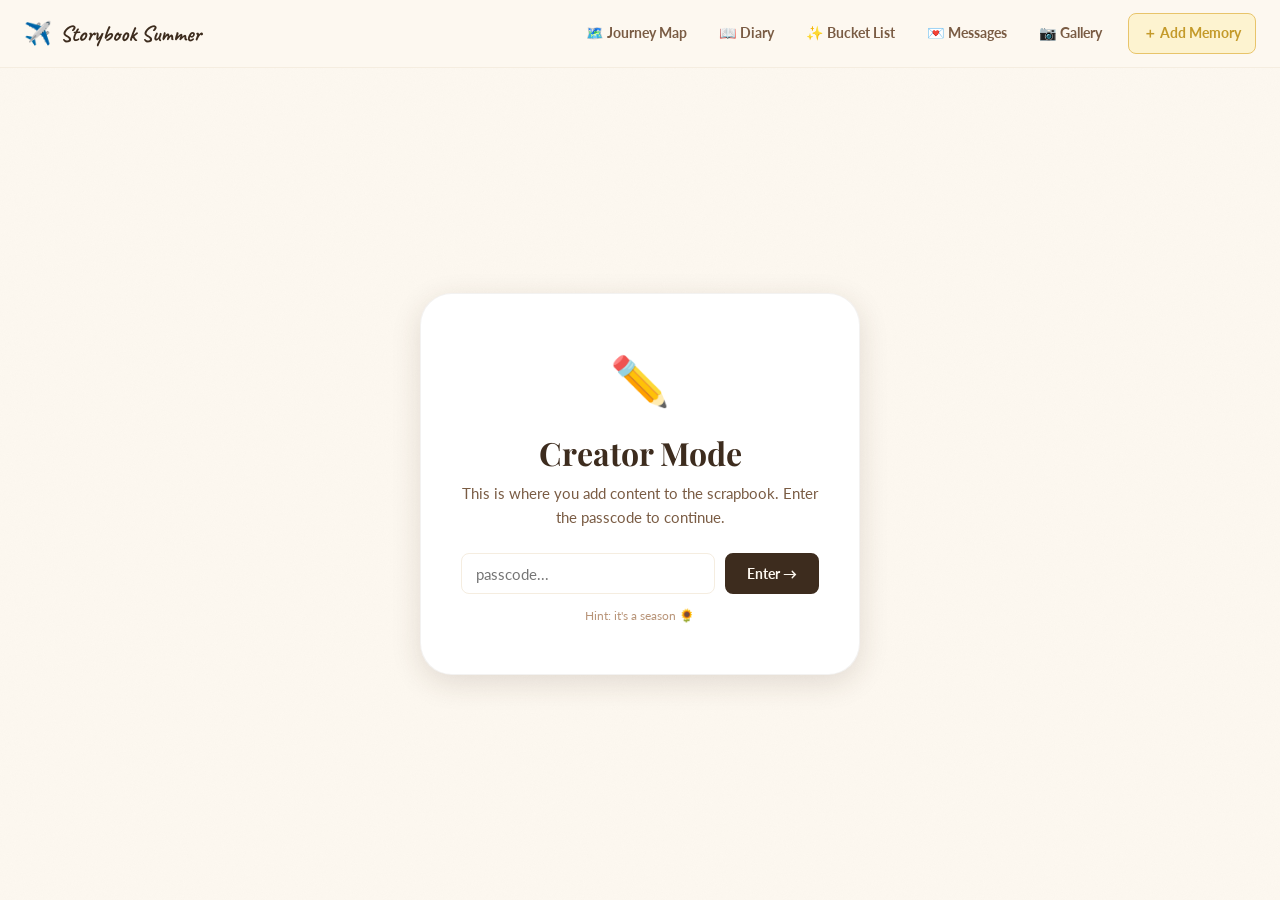
<file: admin.html>
<!DOCTYPE html>
<html lang="en">
<head>
  <meta charset="UTF-8">
  <meta name="viewport" content="width=device-width, initial-scale=1.0">
  <title>Creator Mode · Storybook Summer</title>
  <link rel="stylesheet" href="css/styles.css">
  <style>
    /* Gate screen */
    .admin-gate {
      min-height: calc(100vh - var(--nav-height));
      display: flex;
      align-items: center;
      justify-content: center;
      padding: 32px 24px;
    }

    .gate-card {
      background: var(--white);
      border-radius: var(--radius-xl);
      padding: 48px 40px;
      max-width: 440px;
      width: 100%;
      box-shadow: var(--shadow-lift);
      text-align: center;
      border: 1.5px solid rgba(61,44,30,0.06);
    }

    .gate-card h2 { margin: 16px 0 8px; }
    .gate-card p  { color: var(--ink-light); margin-bottom: 24px; font-size: 0.95rem; }

    .passcode-row {
      display: flex;
      gap: 10px;
    }

    /* Admin panel */
    .hidden { display: none !important; }

    .admin-layout {
      display: grid;
      grid-template-columns: 220px 1fr;
      gap: 0;
      min-height: calc(100vh - var(--nav-height));
    }

    @media (max-width: 768px) {
      .admin-layout { grid-template-columns: 1fr; }
      .admin-sidenav { display: flex; flex-direction: row; flex-wrap: wrap; gap: 4px; padding: 12px; border-right: none; border-bottom: 1.5px solid var(--cream-dark); }
    }

    .admin-sidenav {
      background: var(--cream-dark);
      border-right: 1.5px solid rgba(61,44,30,0.08);
      padding: 24px 12px;
      display: flex;
      flex-direction: column;
      gap: 4px;
    }

    .admin-nav-link {
      display: flex;
      align-items: center;
      gap: 8px;
      padding: 10px 14px;
      border-radius: var(--radius-sm);
      font-size: 0.88rem;
      font-weight: 700;
      color: var(--ink-light);
      cursor: pointer;
      transition: var(--transition);
      border: none;
      background: none;
      text-align: left;
      text-decoration: none;
    }
    .admin-nav-link:hover { background: rgba(255,255,255,0.7); color: var(--ink); }
    .admin-nav-link.active { background: var(--white); color: var(--ink); box-shadow: var(--shadow-card); }

    .admin-sidenav-title {
      font-size: 0.72rem;
      font-weight: 700;
      text-transform: uppercase;
      letter-spacing: 0.08em;
      color: var(--ink-lighter);
      padding: 8px 14px 4px;
      margin-top: 8px;
    }

    .admin-main {
      padding: 28px;
      overflow-y: auto;
    }

    .admin-section { display: none; }
    .admin-section:first-of-type { display: block; }

    .danger-zone {
      background: #fff5f5;
      border: 1.5px solid #ffcdd2;
      border-radius: var(--radius-md);
      padding: 20px;
    }

    .export-card {
      background: var(--gold-light);
      border: 1.5px solid var(--gold);
      border-radius: var(--radius-md);
      padding: 20px;
      margin-bottom: 16px;
    }
  </style>
</head>
<body>
  <nav class="nav" id="main-nav"></nav>
  <div class="nav-mobile" id="mobile-nav"></div>

  <main class="page">

    <!-- Gate screen -->
    <div id="admin-gate" class="admin-gate">
      <div class="gate-card">
        <div style="font-size:3rem">✏️</div>
        <h2>Creator Mode</h2>
        <p>This is where you add content to the scrapbook. Enter the passcode to continue.</p>
        <!-- NOTE: This is NOT real security. The default passcode is "summer".
             It only exists so the site doesn't feel like an open editor.
             Anyone with dev tools can bypass this — that's fine. -->
        <form id="passcode-form">
          <div class="passcode-row">
            <input
              id="passcode-input"
              type="password"
              class="form-input"
              placeholder="passcode..."
              autocomplete="off"
              style="flex:1"
            >
            <button type="submit" class="btn btn-primary">Enter →</button>
          </div>
          <div style="margin-top:12px;font-size:0.78rem;color:var(--ink-lighter)">
            Hint: it's a season 🌻
          </div>
        </form>
      </div>
    </div>

    <!-- Admin panel -->
    <div id="admin-panel" class="hidden">
      <div class="admin-layout">

        <!-- Side nav -->
        <nav class="admin-sidenav">
          <div class="admin-sidenav-title">Add Content</div>
          <a class="admin-nav-link active" data-section="add-stop"    href="#">📍 Add Stop</a>
          <a class="admin-nav-link"         data-section="add-diary"   href="#">✏️ Add Diary Entry</a>
          <a class="admin-nav-link"         data-section="add-bucket"  href="#">✨ Add Quest</a>
          <a class="admin-nav-link"         data-section="add-gallery" href="#">📷 Add Photo/Video</a>
          <a class="admin-nav-link"         data-section="add-message" href="#">💌 Add Message</a>

          <div class="admin-sidenav-title">Data</div>
          <a class="admin-nav-link" data-section="export-reset" href="#">💾 Export / Reset</a>
        </nav>

        <!-- Main content -->
        <div class="admin-main">

          <!-- Add Stop -->
          <section class="admin-section" id="add-stop">
            <div class="admin-section">
              <h2>📍 Add a Stop</h2>
              <form id="add-stop-form">
                <div class="form-row">
                  <div class="form-group">
                    <label class="form-label">City *</label>
                    <input name="city" class="form-input" placeholder="Amsterdam" required>
                  </div>
                  <div class="form-group">
                    <label class="form-label">Country *</label>
                    <input name="country" class="form-input" placeholder="Netherlands" required>
                  </div>
                </div>
                <div class="form-row">
                  <div class="form-group">
                    <label class="form-label">Arrival Date</label>
                    <input name="arrivalDate" type="date" class="form-input">
                  </div>
                  <div class="form-group">
                    <label class="form-label">Departure Date</label>
                    <input name="departureDate" type="date" class="form-input">
                  </div>
                </div>
                <div class="form-row">
                  <div class="form-group">
                    <label class="form-label">Status</label>
                    <select name="status" class="form-select">
                      <option value="upcoming">→ Upcoming</option>
                      <option value="current">📍 Here Now</option>
                      <option value="completed">✓ Completed</option>
                    </select>
                  </div>
                  <div class="form-group">
                    <label class="form-label">Icon / Emoji</label>
                    <input name="icon" class="form-input" placeholder="🏛️" maxlength="4">
                  </div>
                </div>
                <div class="form-row">
                  <div class="form-group">
                    <label class="form-label">Latitude</label>
                    <input name="mapX" type="number" step="any" class="form-input" placeholder="52.3676 (Amsterdam)">
                    <div class="form-hint">Decimal latitude — Google "city name lat lng" to find it.</div>
                  </div>
                  <div class="form-group">
                    <label class="form-label">Longitude</label>
                    <input name="mapY" type="number" step="any" class="form-input" placeholder="4.9041">
                  </div>
                </div>
                <div class="form-group">
                  <label class="form-label">Short URL ID <span class="form-hint" style="display:inline">(e.g. "amsterdam" → place.html?id=amsterdam)</span></label>
                  <input name="id" class="form-input" placeholder="amsterdam">
                  <div class="form-hint">Leave blank to auto-generate. Use lowercase, hyphens only.</div>
                </div>
                <div class="form-group">
                  <label class="form-label">Short Quote</label>
                  <input name="quote" class="form-input" placeholder="One line that captures this place...">
                </div>
                <div class="form-group">
                  <label class="form-label">Cover Image Path</label>
                  <input name="coverImage" class="form-input" placeholder="assets/photos/amsterdam-cover.jpg">
                  <div class="form-hint">Put the image in assets/photos/ and type the path here.</div>
                </div>
                <div class="form-group">
                  <label class="form-label">Notes</label>
                  <textarea name="notes" class="form-textarea" placeholder="Anything you want to remember about this place..."></textarea>
                </div>
                <button type="submit" class="btn btn-primary">📍 Add Stop</button>
              </form>
            </div>
          </section>

          <!-- Add Diary Entry -->
          <section class="admin-section hidden" id="add-diary">
            <div class="admin-section">
              <h2>✏️ Add a Diary Entry</h2>
              <form id="add-entry-form-admin">
                <div class="form-group">
                  <label class="form-label">Title *</label>
                  <input name="title" class="form-input" placeholder="Today felt like..." required>
                </div>
                <div class="form-row">
                  <div class="form-group">
                    <label class="form-label">Date *</label>
                    <input name="date" type="date" class="form-input" required>
                  </div>
                  <div class="form-group">
                    <label class="form-label">Place</label>
                    <select name="stopId" id="entry-stop" class="form-select"></select>
                  </div>
                </div>
                <div class="form-row">
                  <div class="form-group">
                    <label class="form-label">Mood</label>
                    <select name="mood" class="form-select">
                      <option value="">—</option>
                      <option>Joyful</option><option>Homesick</option><option>Reflective</option>
                      <option>Chaotic</option><option>Peaceful</option><option>Curious</option><option>Overwhelmed</option>
                    </select>
                  </div>
                  <div class="form-group">
                    <label class="form-label">Entry Type</label>
                    <select name="entryType" class="form-select">
                      <option value="">—</option>
                      <option>Quick Thought</option><option>Full Journal</option><option>Photo Story</option>
                      <option>Voice/Video Reflection</option><option>Memory Snapshot</option>
                    </select>
                  </div>
                </div>
                <div class="form-group">
                  <label class="form-label">Entry *</label>
                  <textarea name="body" class="form-textarea" style="min-height:200px" placeholder="Write anything..." required></textarea>
                </div>
                <div class="form-group">
                  <label class="form-label">Media paths (one per line)</label>
                  <textarea name="media" class="form-textarea" style="min-height:70px" placeholder="assets/photos/photo.jpg"></textarea>
                </div>
                <button type="submit" class="btn btn-primary">💾 Save Entry</button>
              </form>
            </div>
          </section>

          <!-- Add Bucket Item -->
          <section class="admin-section hidden" id="add-bucket">
            <div class="admin-section">
              <h2>✨ Add a Quest</h2>
              <form id="add-bucket-form-admin">
                <div class="form-group">
                  <label class="form-label">What do you want to do? *</label>
                  <input name="title" class="form-input" placeholder="Eat a real croissant in Paris" required>
                </div>
                <div class="form-row">
                  <div class="form-group">
                    <label class="form-label">Category *</label>
                    <select name="category" class="form-select" required>
                      <option value="">— Pick one —</option>
                      <option>Places to Visit</option>
                      <option>Food</option>
                      <option>Experiences</option>
                      <option>Museums & Landmarks</option>
                      <option>Soft Goals</option>
                      <option>Random Fun</option>
                    </select>
                  </div>
                  <div class="form-group">
                    <label class="form-label">Related Place</label>
                    <select name="stopId" id="bucket-stop-admin" class="form-select"></select>
                  </div>
                </div>
                <div class="form-group">
                  <label class="form-label">Notes</label>
                  <input name="notes" class="form-input" placeholder="Extra details...">
                </div>
                <button type="submit" class="btn btn-primary">✨ Add Quest</button>
              </form>
            </div>
          </section>

          <!-- Add Gallery -->
          <section class="admin-section hidden" id="add-gallery">
            <div class="admin-section">
              <h2>📷 Add Photo or Video</h2>
              <form id="add-gallery-form">
                <div class="form-row">
                  <div class="form-group">
                    <label class="form-label">Type</label>
                    <select name="type" class="form-select">
                      <option value="image">🖼 Photo</option>
                      <option value="video">🎬 Video</option>
                    </select>
                  </div>
                  <div class="form-group">
                    <label class="form-label">Date</label>
                    <input name="date" type="date" class="form-input">
                  </div>
                </div>
                <div class="form-group">
                  <label class="form-label">File path or URL *</label>
                  <input name="src" class="form-input" placeholder="assets/photos/my-photo.jpg" required>
                  <div class="form-hint">Tip: Add photos to assets/photos/ folder before deploying, then reference them here.</div>
                </div>
                <div class="form-group">
                  <label class="form-label">Caption</label>
                  <input name="caption" class="form-input" placeholder="What's happening here?">
                </div>
                <div class="form-group">
                  <label class="form-label">Place</label>
                  <select name="stopId" id="gallery-stop-admin" class="form-select"></select>
                </div>
                <button type="submit" class="btn btn-primary">📷 Add to Gallery</button>
              </form>
            </div>
          </section>

          <!-- Add Message -->
          <section class="admin-section hidden" id="add-message">
            <div class="admin-section">
              <h2>💌 Add a Message</h2>
              <p style="color:var(--ink-light);margin-bottom:20px;font-size:0.9rem">
                These appear in the Messages page as envelopes. Perfect for adding birthday notes,
                voice messages, or video letters.
              </p>
              <form id="add-message-form">
                <div class="form-row">
                  <div class="form-group">
                    <label class="form-label">From (sender name) *</label>
                    <input name="sender" class="form-input" placeholder="Mom" required>
                  </div>
                  <div class="form-group">
                    <label class="form-label">Category</label>
                    <select name="category" class="form-select">
                      <option>Open anytime</option>
                      <option>Open when homesick</option>
                      <option>Open when celebrating</option>
                      <option>Open when overwhelmed</option>
                      <option>Open when lonely</option>
                      <option>Open on the final day</option>
                    </select>
                  </div>
                </div>
                <div class="form-group">
                  <label class="form-label">Message *</label>
                  <textarea name="message" class="form-textarea" style="min-height:140px" placeholder="Write your message here..." required></textarea>
                </div>
                <div class="form-group">
                  <label class="form-label">Unlock date (optional)</label>
                  <input name="unlockDate" type="date" class="form-input">
                  <div class="form-hint">Leave empty to allow opening anytime. Set a future date to lock it until then.</div>
                </div>
                <div class="form-group">
                  <label class="form-label">Media paths (one per line — photos, videos)</label>
                  <textarea name="media" class="form-textarea" style="min-height:70px"
                    placeholder="assets/messages/mom-letter.png&#10;assets/messages/mom-video.mp4"></textarea>
                  <div class="form-hint">Put files in assets/messages/ before deploying. Supports .png .jpg .mp4 .mov .webm</div>
                </div>
                <button type="submit" class="btn btn-primary">💌 Save Message</button>
              </form>
            </div>
          </section>

          <!-- Export / Reset -->
          <section class="admin-section hidden" id="export-reset">
            <div class="admin-section">
              <h2>💾 Export & Reset</h2>

              <div class="export-card">
                <h3 style="font-family:var(--font-hand);font-size:1.3rem;margin-bottom:6px">💾 Export Memories</h3>
                <p style="font-size:0.9rem;color:var(--ink-light);margin-bottom:14px">
                  Download everything saved in this browser as a JSON file.
                  Keep this backup safe — it lets you restore memories if you switch browsers or devices.
                </p>
                <button class="btn btn-gold" id="export-btn">⬇ Download Backup</button>
              </div>

              <div class="export-card" style="background:var(--lavender-light);border-color:var(--lavender)">
                <h3 style="font-family:var(--font-hand);font-size:1.3rem;margin-bottom:6px">📂 Import Memories</h3>
                <p style="font-size:0.9rem;color:var(--ink-light);margin-bottom:14px">
                  Restore a previous backup. This will merge the backup data with anything already saved.
                </p>
                <button class="btn btn-outline" id="import-btn">⬆ Upload Backup File</button>
                <input type="file" id="import-file" accept=".json" style="display:none">
              </div>

              <div class="danger-zone">
                <h3 style="font-family:var(--font-hand);font-size:1.3rem;margin-bottom:6px;color:#c62828">🗑️ Reset Local Data</h3>
                <p style="font-size:0.9rem;color:#666;margin-bottom:14px">
                  This clears all locally added content from this browser. The original messages.json
                  data will remain. This cannot be undone — export first if you want to keep anything.
                </p>
                <button class="btn btn-outline" id="reset-btn" style="color:#c62828;border-color:#ffcdd2">🗑️ Clear Local Data</button>
              </div>
            </div>
          </section>

        </div><!-- /admin-main -->
      </div><!-- /admin-layout -->
    </div><!-- /admin-panel -->

  </main>

  <script src="js/storage.js"></script>
  <script src="js/data.js"></script>
  <script src="js/main.js"></script>
  <script src="js/admin.js"></script>
  <script>
    // Set today as default for date fields
    document.addEventListener('DOMContentLoaded', () => {
      document.querySelectorAll('input[type="date"]').forEach(d => {
        if (!d.value) d.value = new Date().toISOString().slice(0, 10);
      });

      // Handle URL hash to jump to section
      const hash = window.location.hash.replace('#', '');
      if (hash) {
        const link = document.querySelector(`.admin-nav-link[data-section="${hash}"]`);
        if (link) setTimeout(() => link.click(), 400);
      }
    });
  </script>
</body>
</html>
</file>
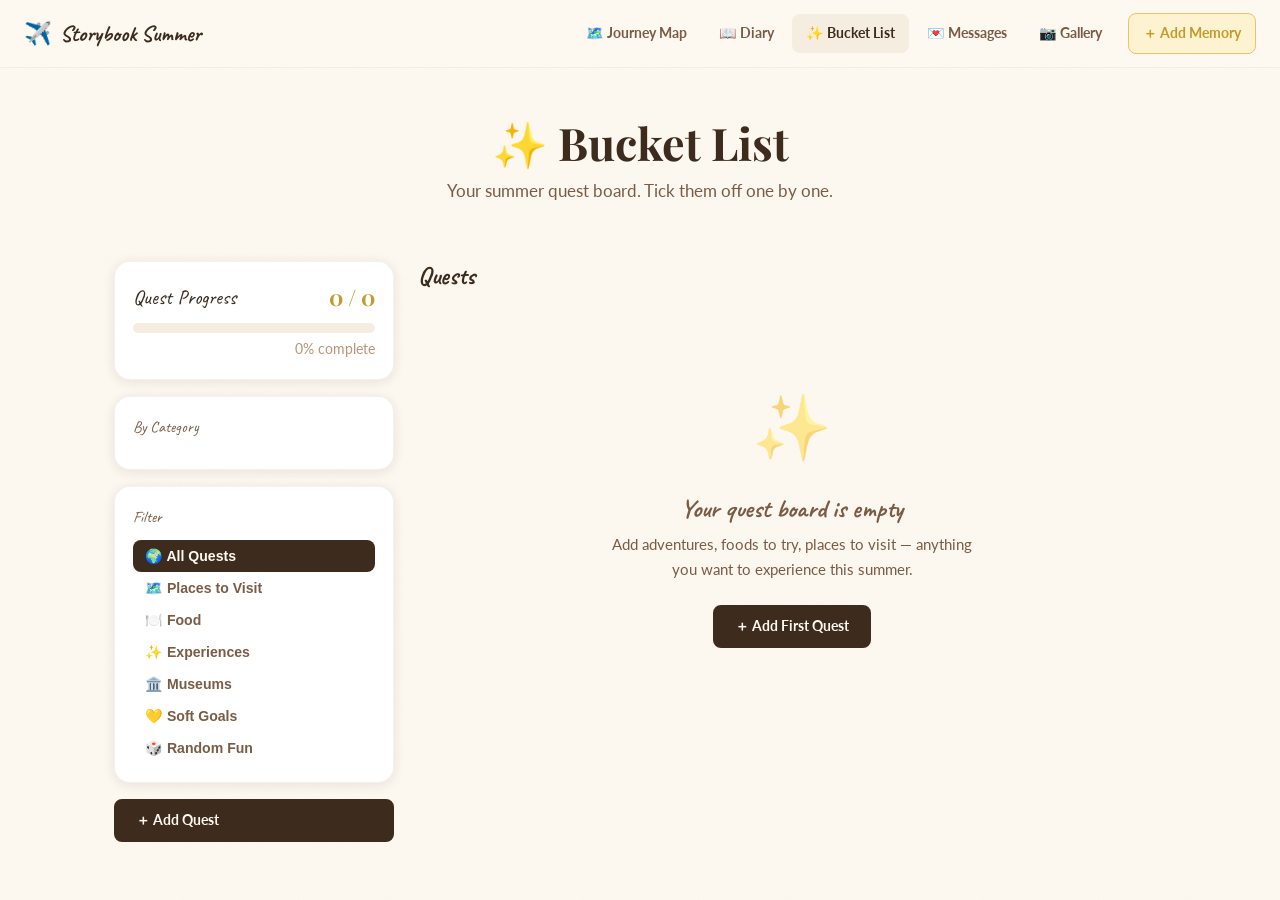
<file: bucket-list.html>
<!DOCTYPE html>
<html lang="en">
<head>
  <meta charset="UTF-8">
  <meta name="viewport" content="width=device-width, initial-scale=1.0">
  <title>Bucket List · Storybook Summer</title>
  <link rel="stylesheet" href="css/styles.css">
  <style>
    .bucket-layout {
      display: grid;
      grid-template-columns: 280px 1fr;
      gap: 24px;
      max-width: 1100px;
      margin: 0 auto;
      padding: 24px;
    }

    @media (max-width: 768px) {
      .bucket-layout { grid-template-columns: 1fr; }
    }

    .bucket-sidebar {
      display: flex;
      flex-direction: column;
      gap: 16px;
    }

    .bucket-sidebar-card {
      background: var(--white);
      border-radius: var(--radius-md);
      padding: 18px;
      box-shadow: var(--shadow-card);
      border: 1.5px solid rgba(61,44,30,0.06);
    }

    .bucket-filters-title {
      font-family: var(--font-hand);
      font-size: 1rem;
      color: var(--ink-light);
      margin-bottom: 10px;
    }

    .bucket-filter-btn {
      display: flex;
      align-items: center;
      gap: 8px;
      width: 100%;
      padding: 8px 12px;
      border-radius: var(--radius-sm);
      border: none;
      background: none;
      cursor: pointer;
      font-size: 0.88rem;
      font-weight: 700;
      color: var(--ink-light);
      transition: var(--transition);
      text-align: left;
    }
    .bucket-filter-btn:hover { background: var(--cream-dark); color: var(--ink); }
    .bucket-filter-btn.active { background: var(--ink); color: var(--cream); }

    .bucket-main-header {
      display: flex;
      align-items: center;
      justify-content: space-between;
      margin-bottom: 20px;
      flex-wrap: wrap;
      gap: 12px;
    }
  </style>
</head>
<body>
  <nav class="nav" id="main-nav"></nav>
  <div class="nav-mobile" id="mobile-nav"></div>

  <main class="page">
    <div class="page-header">
      <h1>✨ Bucket List</h1>
      <p>Your summer quest board. Tick them off one by one.</p>
    </div>

    <div class="bucket-layout">

      <!-- Sidebar -->
      <div class="bucket-sidebar">

        <!-- Progress -->
        <div class="bucket-sidebar-card">
          <div id="bucket-progress">
            <!-- rendered by JS -->
          </div>
        </div>

        <!-- Category progress -->
        <div class="bucket-sidebar-card">
          <div class="bucket-filters-title">By Category</div>
          <div id="bucket-categories">
            <!-- rendered by JS -->
          </div>
        </div>

        <!-- Filters -->
        <div class="bucket-sidebar-card">
          <div class="bucket-filters-title">Filter</div>
          <button class="bucket-filter-btn active" data-cat="all">🌍 All Quests</button>
          <button class="bucket-filter-btn" data-cat="Places to Visit">🗺️ Places to Visit</button>
          <button class="bucket-filter-btn" data-cat="Food">🍽️ Food</button>
          <button class="bucket-filter-btn" data-cat="Experiences">✨ Experiences</button>
          <button class="bucket-filter-btn" data-cat="Museums & Landmarks">🏛️ Museums</button>
          <button class="bucket-filter-btn" data-cat="Soft Goals">💛 Soft Goals</button>
          <button class="bucket-filter-btn" data-cat="Random Fun">🎲 Random Fun</button>
        </div>

        <button class="btn btn-primary w-full" onclick="openModal('add-bucket-modal')">＋ Add Quest</button>
      </div>

      <!-- Main list -->
      <div>
        <div class="bucket-main-header">
          <h2 style="font-family:var(--font-hand);font-size:1.6rem;color:var(--ink)">Quests</h2>
        </div>
        <div id="bucket-list">
          <!-- rendered by JS -->
        </div>
      </div>
    </div>
  </main>

  <!-- Add Bucket Modal -->
  <div class="modal-overlay" id="add-bucket-modal">
    <div class="modal">
      <div class="modal-header">
        <h2>✨ Add a Quest</h2>
        <button class="modal-close" onclick="closeModal('add-bucket-modal')">✕</button>
      </div>
      <div class="modal-body">
        <form id="add-bucket-form">
          <div class="form-group">
            <label class="form-label">What do you want to do?</label>
            <input name="title" class="form-input" placeholder="Eat a stroopwafel from a street cart" required>
          </div>
          <div class="form-row">
            <div class="form-group">
              <label class="form-label">Category</label>
              <select name="category" class="form-select" required>
                <option value="">— Pick one —</option>
                <option>Places to Visit</option>
                <option>Food</option>
                <option>Experiences</option>
                <option>Museums & Landmarks</option>
                <option>Soft Goals</option>
                <option>Random Fun</option>
              </select>
            </div>
            <div class="form-group">
              <label class="form-label">Related City (optional)</label>
              <select name="stopId" id="bucket-stop" class="form-select">
                <option value="">— Any place —</option>
              </select>
            </div>
          </div>
          <div class="form-group">
            <label class="form-label">Notes (optional)</label>
            <input name="notes" class="form-input" placeholder="Extra details, why it matters...">
          </div>
          <div style="display:flex;gap:10px;justify-content:flex-end;margin-top:8px">
            <button type="button" class="btn btn-outline" onclick="closeModal('add-bucket-modal')">Cancel</button>
            <button type="submit" class="btn btn-primary">✨ Add to List</button>
          </div>
        </form>
      </div>
    </div>
  </div>

  <script src="js/storage.js"></script>
  <script src="js/data.js"></script>
  <script src="js/main.js"></script>
  <script src="js/bucket.js"></script>
  <script>
    document.addEventListener('DOMContentLoaded', () => BucketPage.init());
  </script>
</body>
</html>
</file>
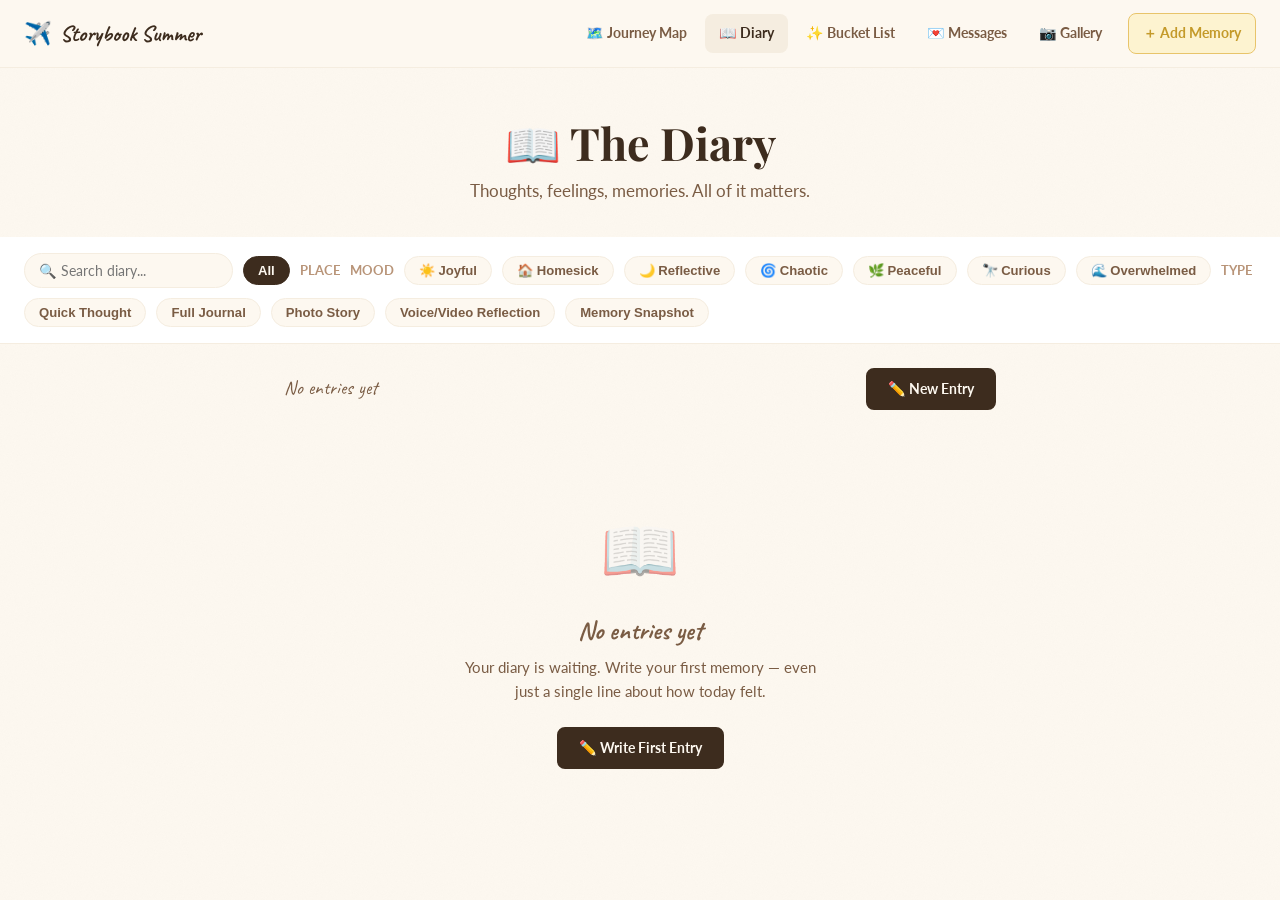
<file: diary.html>
<!DOCTYPE html>
<html lang="en">
<head>
  <meta charset="UTF-8">
  <meta name="viewport" content="width=device-width, initial-scale=1.0">
  <title>Diary · Storybook Summer</title>
  <link rel="stylesheet" href="css/styles.css">
  <style>
    .diary-layout {
      max-width: 760px;
      margin: 0 auto;
      padding: 24px;
    }

    .diary-top {
      display: flex;
      align-items: center;
      justify-content: space-between;
      gap: 12px;
      margin-bottom: 24px;
      flex-wrap: wrap;
    }

    .diary-thumb-img {
      width: 60px;
      height: 60px;
      object-fit: cover;
      border-radius: var(--radius-sm);
    }

    .diary-media-thumb {
      flex-shrink: 0;
    }
  </style>
</head>
<body>
  <nav class="nav" id="main-nav"></nav>
  <div class="nav-mobile" id="mobile-nav"></div>

  <main class="page">
    <div class="page-header">
      <h1>📖 The Diary</h1>
      <p>Thoughts, feelings, memories. All of it matters.</p>
    </div>

    <!-- Filters bar -->
    <div class="filters-bar" id="diary-filters">
      <!-- Rendered by diary.js -->
    </div>

    <!-- Diary list -->
    <div class="diary-layout">
      <div class="diary-top">
        <div style="font-family:var(--font-hand);font-size:1.2rem;color:var(--ink-light)" id="entry-count">Loading...</div>
        <button class="btn btn-primary" onclick="openModal('add-entry-modal')">✏️ New Entry</button>
      </div>
      <div id="diary-list">
        <!-- Rendered by diary.js -->
      </div>
    </div>
  </main>

  <!-- Add Entry Modal -->
  <div class="modal-overlay" id="add-entry-modal">
    <div class="modal" style="max-width:620px">
      <div class="modal-header">
        <h2>✏️ Write a Diary Entry</h2>
        <button class="modal-close" onclick="closeModal('add-entry-modal')">✕</button>
      </div>
      <div class="modal-body">
        <form id="add-entry-form">
          <div class="form-group">
            <label class="form-label">Title</label>
            <input name="title" class="form-input" placeholder="What was today about?" required>
          </div>
          <div class="form-row">
            <div class="form-group">
              <label class="form-label">Date</label>
              <input name="date" type="date" class="form-input" required>
            </div>
            <div class="form-group">
              <label class="form-label">Place</label>
              <select name="stopId" id="entry-stop" class="form-select">
                <option value="">— No specific place —</option>
              </select>
            </div>
          </div>
          <div class="form-row">
            <div class="form-group">
              <label class="form-label">Mood</label>
              <select name="mood" class="form-select">
                <option value="">— How do you feel? —</option>
                <option>Joyful</option>
                <option>Homesick</option>
                <option>Reflective</option>
                <option>Chaotic</option>
                <option>Peaceful</option>
                <option>Curious</option>
                <option>Overwhelmed</option>
              </select>
            </div>
            <div class="form-group">
              <label class="form-label">Entry Type</label>
              <select name="entryType" class="form-select">
                <option value="">— Type —</option>
                <option>Quick Thought</option>
                <option>Full Journal</option>
                <option>Photo Story</option>
                <option>Voice/Video Reflection</option>
                <option>Memory Snapshot</option>
              </select>
            </div>
          </div>
          <div class="form-group">
            <label class="form-label">What happened?</label>
            <textarea name="body" class="form-textarea" placeholder="Write freely. No rules here." style="min-height:180px"></textarea>
          </div>
          <div class="form-group">
            <label class="form-label">Photo / Video paths (one per line)</label>
            <textarea name="media" class="form-textarea" style="min-height:70px" placeholder="assets/photos/my-photo.jpg&#10;assets/photos/video.mp4"></textarea>
            <div class="form-hint">Enter file paths or URLs. Add files to the assets/photos/ folder first.</div>
          </div>
          <div style="display:flex;gap:10px;justify-content:flex-end;margin-top:8px">
            <button type="button" class="btn btn-outline" onclick="closeModal('add-entry-modal')">Cancel</button>
            <button type="submit" class="btn btn-primary">💾 Save Entry</button>
          </div>
        </form>
      </div>
    </div>
  </div>

  <!-- Read Entry Modal -->
  <div class="modal-overlay" id="read-entry-modal">
    <div class="modal" style="max-width:660px">
      <div class="modal-header">
        <h2>—</h2>
        <button class="modal-close" onclick="closeModal('read-entry-modal')">✕</button>
      </div>
      <div class="modal-body">
        <!-- filled by JS -->
      </div>
    </div>
  </div>

  <script src="js/storage.js"></script>
  <script src="js/data.js"></script>
  <script src="js/main.js"></script>
  <script src="js/diary.js"></script>
  <script>
    document.addEventListener('DOMContentLoaded', async () => {
      await DiaryPage.init();
      // Update count label
      const countEl = document.getElementById('entry-count');
      if (countEl) {
        const total = DiaryPage.entries.length;
        countEl.textContent = total
          ? `${total} entr${total === 1 ? 'y' : 'ies'}`
          : 'No entries yet';
      }

      // Set today's date as default
      const dateInput = document.querySelector('#add-entry-form input[name="date"]');
      if (dateInput) dateInput.value = new Date().toISOString().slice(0, 10);
    });
  </script>
</body>
</html>
</file>
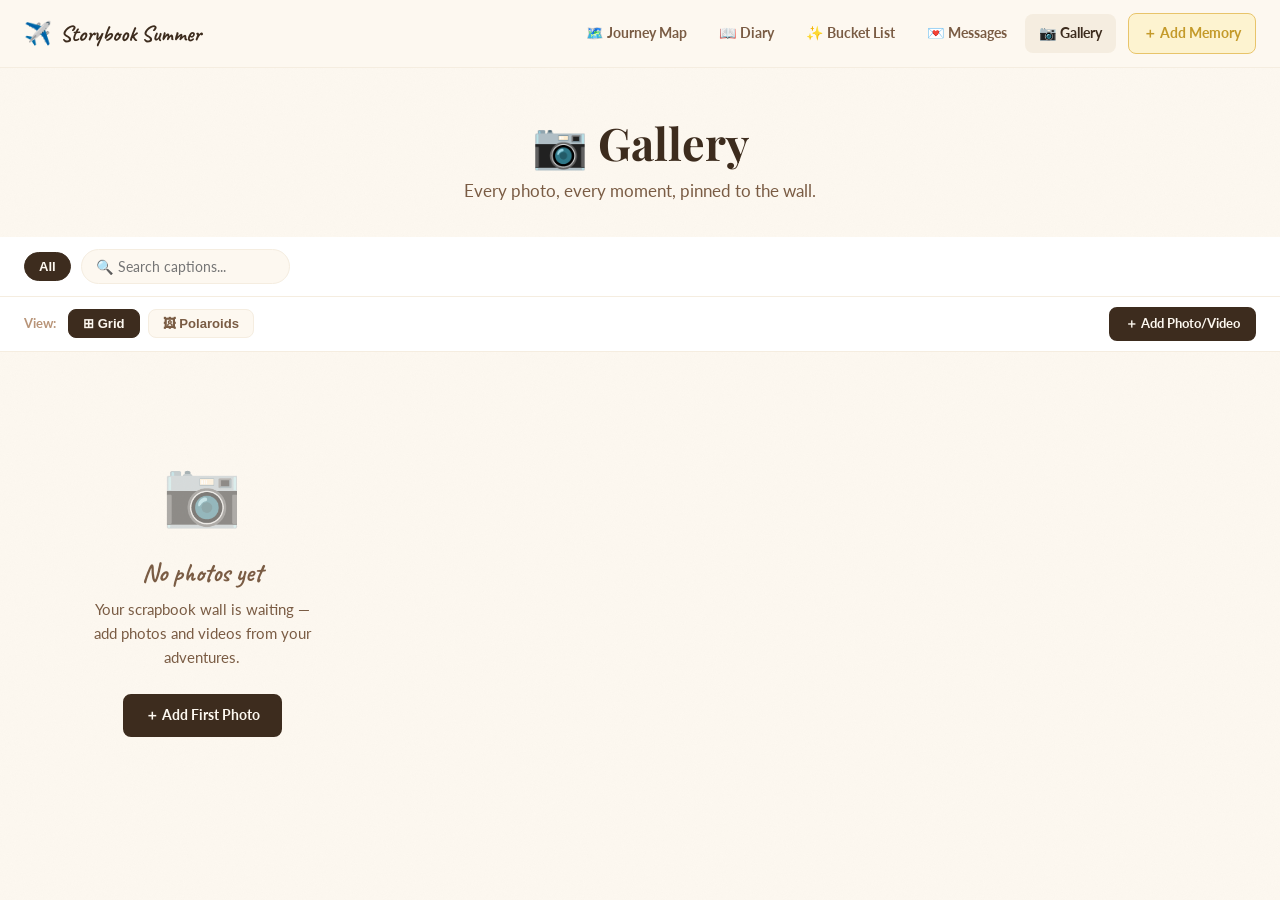
<file: gallery.html>
<!DOCTYPE html>
<html lang="en">
<head>
  <meta charset="UTF-8">
  <meta name="viewport" content="width=device-width, initial-scale=1.0">
  <title>Gallery · Storybook Summer</title>
  <link rel="stylesheet" href="css/styles.css">
  <style>
    .gallery-toolbar {
      display: flex;
      align-items: center;
      gap: 10px;
      padding: 12px 24px;
      background: var(--white);
      border-bottom: 1.5px solid var(--cream-dark);
      position: sticky;
      top: var(--nav-height);
      z-index: 100;
      flex-wrap: wrap;
    }

    .view-btn {
      padding: 6px 14px;
      border-radius: var(--radius-sm);
      border: 1.5px solid var(--cream-dark);
      background: var(--cream);
      cursor: pointer;
      font-size: 0.82rem;
      font-weight: 700;
      color: var(--ink-light);
      transition: var(--transition);
    }
    .view-btn.active { background: var(--ink); color: var(--cream); border-color: var(--ink); }

    .gallery-container { padding: 24px; max-width: 1200px; margin: 0 auto; }

    /* Grid view */
    .gallery-grid-wall {
      display: grid;
      grid-template-columns: repeat(auto-fill, minmax(240px, 1fr));
      gap: 16px;
    }

    .gallery-card { cursor: pointer; }

    .gallery-thumb {
      position: relative;
      aspect-ratio: 4/3;
      background: var(--cream-dark);
      overflow: hidden;
      border-radius: var(--radius-sm) var(--radius-sm) 0 0;
    }

    .gallery-img {
      width: 100%;
      height: 100%;
      object-fit: cover;
      display: block;
      transition: transform 0.3s ease;
    }
    .gallery-card:hover .gallery-img { transform: scale(1.05); }

    .gallery-play-icon {
      position: absolute;
      inset: 0;
      display: flex;
      align-items: center;
      justify-content: center;
      font-size: 2rem;
      background: rgba(61,44,30,0.3);
      color: white;
    }

    /* Polaroid wall view */
    .gallery-polaroid-wall {
      display: flex;
      flex-wrap: wrap;
      gap: 24px;
      justify-content: center;
      padding: 16px 0;
    }

    .gallery-polaroid-wall .polaroid {
      width: 180px;
      cursor: pointer;
    }

    @media (max-width: 480px) {
      .gallery-polaroid-wall .polaroid { width: 140px; }
    }
  </style>
</head>
<body>
  <nav class="nav" id="main-nav"></nav>
  <div class="nav-mobile" id="mobile-nav"></div>

  <main class="page">
    <div class="page-header">
      <h1>📷 Gallery</h1>
      <p>Every photo, every moment, pinned to the wall.</p>
    </div>

    <!-- Toolbar -->
    <div class="gallery-toolbar" id="gallery-filters">
      <!-- filters rendered by gallery.js -->
    </div>

    <div style="display:flex;align-items:center;gap:8px;padding:10px 24px;background:var(--white);border-bottom:1.5px solid var(--cream-dark)">
      <span style="font-size:0.82rem;color:var(--ink-lighter);font-weight:700;margin-right:4px">View:</span>
      <button class="view-btn active" data-view="grid">⊞ Grid</button>
      <button class="view-btn" data-view="polaroid">🖼 Polaroids</button>
      <div style="margin-left:auto">
        <button class="btn btn-primary btn-sm" onclick="openModal('add-media-modal')">＋ Add Photo/Video</button>
      </div>
    </div>

    <div class="gallery-container">
      <div id="gallery-grid" class="gallery-grid-wall">
        <!-- rendered by gallery.js -->
      </div>
    </div>
  </main>

  <!-- Lightbox -->
  <div id="lightbox" class="lightbox-overlay">
    <div class="lightbox-content">
      <!-- filled by JS -->
    </div>
  </div>

  <!-- Add Media Modal -->
  <div class="modal-overlay" id="add-media-modal">
    <div class="modal">
      <div class="modal-header">
        <h2>📷 Add Photo or Video</h2>
        <button class="modal-close" onclick="closeModal('add-media-modal')">✕</button>
      </div>
      <div class="modal-body">
        <form id="add-media-form">
          <div class="form-row">
            <div class="form-group">
              <label class="form-label">Type</label>
              <select name="type" class="form-select">
                <option value="image">🖼 Photo</option>
                <option value="video">🎬 Video</option>
              </select>
            </div>
            <div class="form-group">
              <label class="form-label">Date</label>
              <input name="date" type="date" class="form-input">
            </div>
          </div>
          <div class="form-group">
            <label class="form-label">File path or URL</label>
            <input name="src" class="form-input" placeholder="assets/photos/my-photo.jpg" required>
            <div class="form-hint">Add the file to the assets/photos/ folder first, then put the path here.</div>
          </div>
          <div class="form-group">
            <label class="form-label">Caption</label>
            <input name="caption" class="form-input" placeholder="What's happening here?">
          </div>
          <div class="form-group">
            <label class="form-label">Place</label>
            <select name="stopId" id="gallery-stop" class="form-select">
              <option value="">— No place —</option>
            </select>
          </div>
          <div style="display:flex;gap:10px;justify-content:flex-end;margin-top:8px">
            <button type="button" class="btn btn-outline" onclick="closeModal('add-media-modal')">Cancel</button>
            <button type="submit" class="btn btn-primary">📷 Add to Gallery</button>
          </div>
        </form>
      </div>
    </div>
  </div>

  <script src="js/storage.js"></script>
  <script src="js/data.js"></script>
  <script src="js/main.js"></script>
  <script src="js/gallery.js"></script>
  <script>
    document.addEventListener('DOMContentLoaded', async () => {
      await GalleryPage.init();
      // Set today as default date
      const d = document.querySelector('#add-media-form input[name="date"]');
      if (d) d.value = new Date().toISOString().slice(0, 10);
    });
  </script>
</body>
</html>
</file>
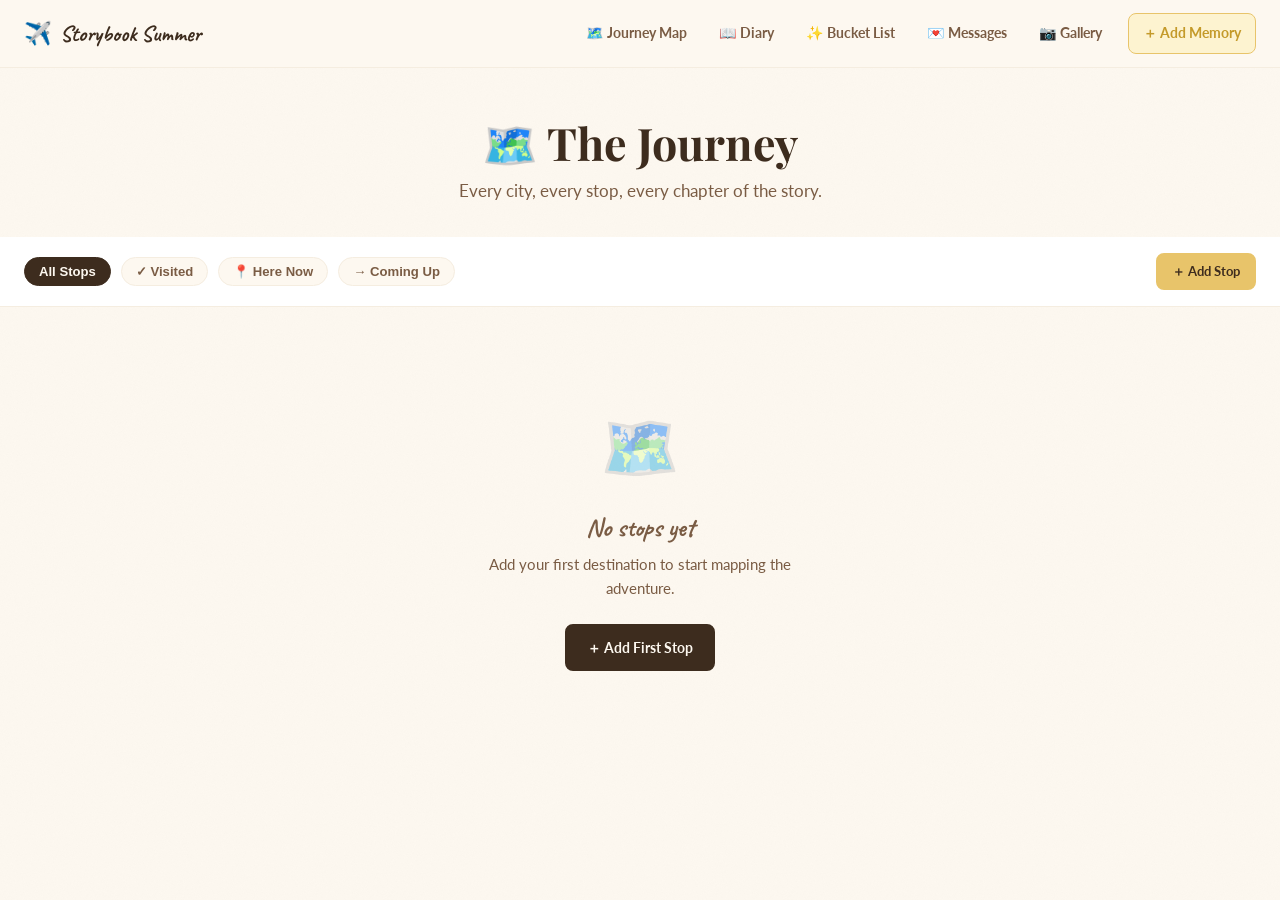
<file: journey.html>
<!DOCTYPE html>
<html lang="en">
<head>
  <meta charset="UTF-8">
  <meta name="viewport" content="width=device-width, initial-scale=1.0">
  <title>Journey · Storybook Summer</title>
  <link rel="stylesheet" href="css/styles.css">
  <style>
    .journey-controls {
      display: flex;
      align-items: center;
      gap: 10px;
      flex-wrap: wrap;
      padding: 16px 24px;
      background: var(--white);
      border-bottom: 1.5px solid var(--cream-dark);
      position: sticky;
      top: var(--nav-height);
      z-index: 100;
    }

    .stops-grid {
      display: grid;
      grid-template-columns: repeat(auto-fill, minmax(300px, 1fr));
      gap: 20px;
      padding: 24px;
      max-width: 1200px;
      margin: 0 auto;
    }

    .stop-card {
      background: var(--white);
      border-radius: var(--radius-md);
      box-shadow: var(--shadow-card);
      overflow: hidden;
      border: 1.5px solid rgba(61,44,30,0.06);
      transition: var(--transition);
      display: flex;
      flex-direction: column;
    }
    .stop-card:hover { transform: translateY(-4px); box-shadow: var(--shadow-lift); }

    .stop-cover {
      height: 160px;
      background: linear-gradient(135deg, var(--lavender-light), var(--pink-light));
      position: relative;
      overflow: hidden;
      display: flex;
      align-items: center;
      justify-content: center;
    }

    .stop-cover-icon {
      font-size: 3.5rem;
      opacity: 0.5;
    }

    .stop-cover img {
      position: absolute;
      inset: 0;
      width: 100%;
      height: 100%;
      object-fit: cover;
      opacity: 0.7;
    }

    .stop-cover-badge {
      position: absolute;
      top: 12px;
      right: 12px;
    }

    .stop-body { padding: 16px 18px; flex: 1; }
    .stop-title { font-family: var(--font-display); font-size: 1.2rem; color: var(--ink); margin-bottom: 2px; }
    .stop-country { font-size: 0.82rem; color: var(--ink-lighter); margin-bottom: 10px; }
    .stop-quote { font-style: italic; font-size: 0.88rem; color: var(--ink-light); line-height: 1.5; margin-bottom: 12px; }

    .stop-stats {
      display: flex;
      gap: 14px;
      font-size: 0.78rem;
      color: var(--ink-lighter);
      margin-bottom: 14px;
    }

    .stop-stats span { display: flex; align-items: center; gap: 3px; }

    .stop-footer {
      padding: 12px 18px;
      border-top: 1px solid var(--cream-dark);
      display: flex;
      gap: 8px;
      align-items: center;
    }
  </style>
</head>
<body>
  <nav class="nav" id="main-nav"></nav>
  <div class="nav-mobile" id="mobile-nav"></div>

  <main class="page">
    <div class="page-header">
      <h1>🗺️ The Journey</h1>
      <p>Every city, every stop, every chapter of the story.</p>
    </div>

    <div class="journey-controls">
      <button class="filter-chip active" data-status="all">All Stops</button>
      <button class="filter-chip" data-status="completed">✓ Visited</button>
      <button class="filter-chip" data-status="current">📍 Here Now</button>
      <button class="filter-chip" data-status="upcoming">→ Coming Up</button>
      <div style="margin-left:auto;display:flex;gap:8px">
        <a href="admin.html" class="btn btn-gold btn-sm">＋ Add Stop</a>
      </div>
    </div>

    <div class="stops-grid" id="stops-grid">
      <div class="empty-state" style="grid-column:1/-1">
        <span class="empty-icon">🗺️</span>
        <h3>No stops yet</h3>
        <p>Add your first destination to start mapping out the adventure.</p>
        <a href="admin.html" class="btn btn-primary">＋ Add First Stop</a>
      </div>
    </div>
  </main>

  <script src="js/storage.js"></script>
  <script src="js/data.js"></script>
  <script src="js/main.js"></script>
  <script>
    let allStops = [], allDiary = [], allBucket = [], allGallery = [];
    let currentFilter = 'all';

    async function initJourney() {
      [allStops, allDiary, allBucket, allGallery] = await Promise.all([
        Data.getStops(),
        Data.getDiary(),
        Data.getBucket(),
        Data.getGallery(),
      ]);
      renderStops();
    }

    function renderStops() {
      const grid = document.getElementById('stops-grid');
      let stops  = allStops;
      if (currentFilter !== 'all') stops = stops.filter(s => s.status === currentFilter);

      if (!stops.length) {
        grid.innerHTML = `
          <div class="empty-state" style="grid-column:1/-1">
            <span class="empty-icon">🗺️</span>
            <h3>${currentFilter === 'all' ? 'No stops yet' : 'No stops here'}</h3>
            <p>${currentFilter === 'all' ? 'Add your first destination to start mapping the adventure.' : 'Nothing here yet — keep travelling!'}</p>
            ${currentFilter === 'all' ? '<a href="admin.html" class="btn btn-primary">＋ Add First Stop</a>' : ''}
          </div>`;
        return;
      }

      grid.innerHTML = stops.map((stop, i) => {
        const entries  = allDiary.filter(e => e.stopId === stop.id);
        const photos   = allGallery.filter(g => g.stopId === stop.id);
        const quests   = allBucket.filter(b => b.stopId === stop.id);
        const days     = Data.daysBetween(stop.arrivalDate, stop.departureDate);

        const statusCls = `status-${stop.status}`;
        const statusLbl = STATUS_LABELS[stop.status] || stop.status;

        const coverStyle = stop.coverImage
          ? `background-image:url('${stop.coverImage}');background-size:cover;background-position:center`
          : '';

        return `
          <div class="stop-card animate-fade-up" style="animation-delay:${i*0.07}s">
            <div class="stop-cover" style="${coverStyle}">
              ${!stop.coverImage ? `<span class="stop-cover-icon">${stop.icon || '📍'}</span>` : ''}
              <div class="stop-cover-badge">
                <span class="sticker ${statusCls}">${statusLbl}</span>
              </div>
            </div>
            <div class="stop-body">
              <div style="font-size:1.6rem;margin-bottom:4px">${stop.icon || '📍'}</div>
              <div class="stop-title">${stop.city}</div>
              <div class="stop-country">${stop.country}${stop.arrivalDate ? ' · ' + Data.formatDateShort(stop.arrivalDate) : ''}</div>
              ${stop.quote ? `<div class="stop-quote">"${stop.quote}"</div>` : ''}
              <div class="stop-stats">
                ${days ? `<span>📅 ${days}d</span>` : ''}
                ${entries.length ? `<span>📖 ${entries.length}</span>` : ''}
                ${photos.length  ? `<span>📷 ${photos.length}</span>` : ''}
                ${quests.length  ? `<span>✨ ${quests.length}</span>` : ''}
              </div>
            </div>
            <div class="stop-footer">
              <a href="place.html?id=${stop.id}" class="btn btn-primary btn-sm">View Place →</a>
              <a href="diary.html?stopId=${stop.id}" class="btn btn-outline btn-sm">+ Entry</a>
            </div>
          </div>`;
      }).join('');
    }

    // Filter chips
    document.querySelectorAll('.filter-chip[data-status]').forEach(btn => {
      btn.addEventListener('click', () => {
        document.querySelectorAll('.filter-chip[data-status]').forEach(b => b.classList.remove('active'));
        btn.classList.add('active');
        currentFilter = btn.dataset.status;
        renderStops();
      });
    });

    document.addEventListener('DOMContentLoaded', initJourney);
  </script>
</body>
</html>
</file>
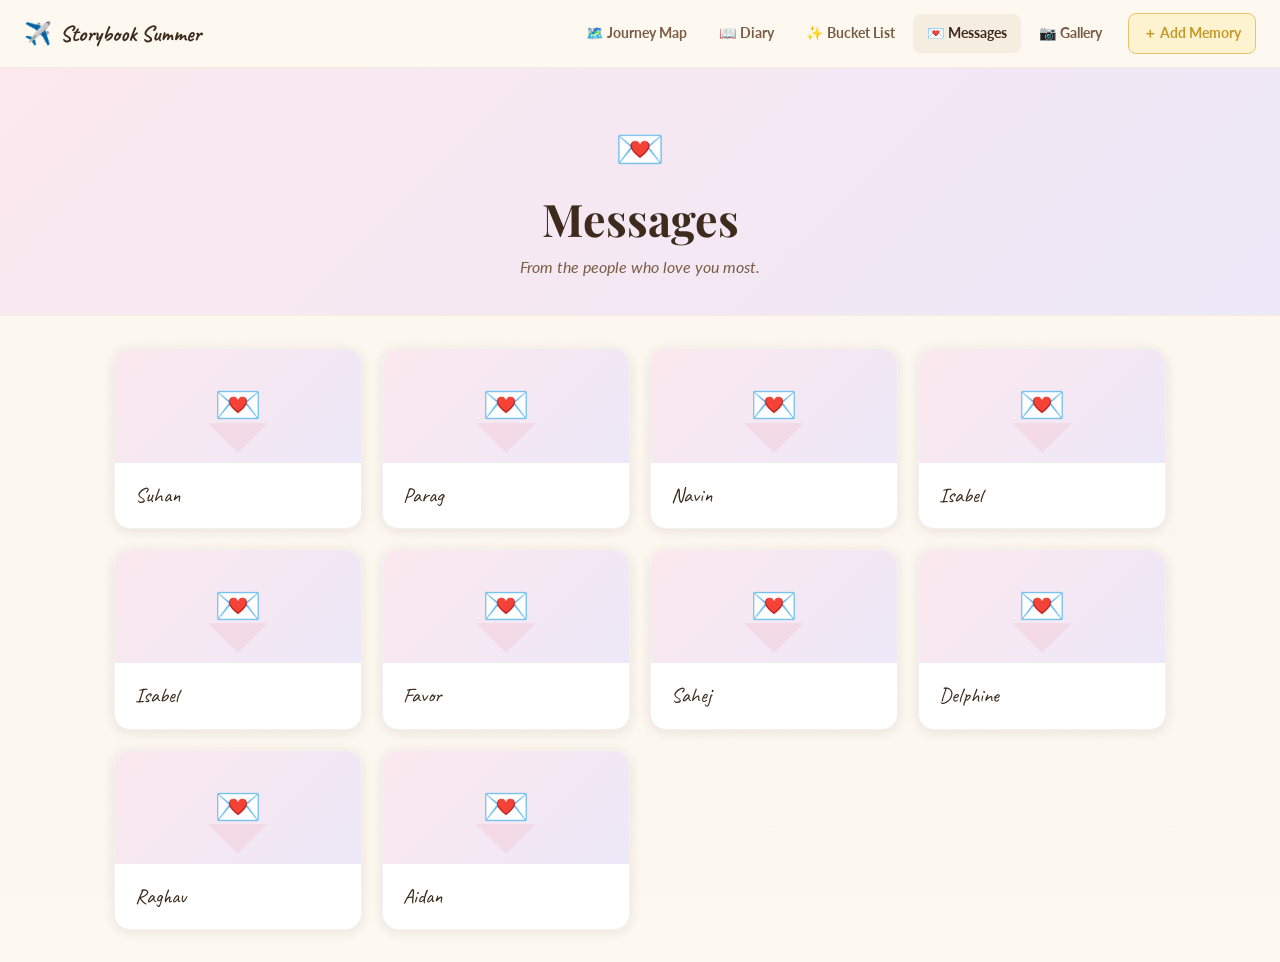
<file: messages.html>
<!DOCTYPE html>
<html lang="en">
<head>
  <meta charset="UTF-8">
  <meta name="viewport" content="width=device-width, initial-scale=1.0">
  <title>Messages · Storybook Summer</title>
  <link rel="stylesheet" href="css/styles.css">
  <style>
    .messages-hero {
      background: linear-gradient(135deg, var(--pink-light), var(--lavender-light));
      text-align: center;
      padding: 48px 24px 36px;
      border-bottom: 1.5px solid var(--cream-dark);
    }
    .messages-hero h1 { margin-bottom: 8px; }
    .messages-hero p  { color: var(--ink-light); font-style: italic; max-width: 440px; margin: 0 auto; }

    #messages-grid {
      display: grid;
      grid-template-columns: repeat(auto-fill, minmax(220px, 1fr));
      gap: 20px;
      padding: 32px 24px;
      max-width: 1100px;
      margin: 0 auto;
    }

    /* Envelope cards */
    .envelope-card {
      background: var(--white);
      border-radius: var(--radius-md);
      box-shadow: var(--shadow-card);
      overflow: hidden;
      cursor: pointer;
      transition: var(--transition);
      border: 1.5px solid rgba(61,44,30,0.06);
    }
    .envelope-card:hover { transform: translateY(-4px) rotate(0.5deg); box-shadow: var(--shadow-lift); }

    .envelope-flap {
      background: linear-gradient(135deg, var(--pink-light), var(--lavender-light));
      padding: 24px;
      text-align: center;
    }
    .envelope-icon { font-size: 2.4rem; display: block; margin-bottom: 4px; }
    .envelope-body { padding: 16px 20px; }
    .envelope-sender { font-family: var(--font-hand); font-size: 1.3rem; color: var(--ink); }
    .envelope-sub    { font-size: 0.8rem; color: var(--ink-lighter); margin-top: 4px; }

    /* Message modal media */
    .msg-media-item {
      margin-top: 16px;
      border-radius: var(--radius-md);
      overflow: hidden;
      box-shadow: var(--shadow-card);
    }
    .msg-media-item img,
    .msg-media-item video {
      width: 100%;
      display: block;
      max-height: 480px;
      object-fit: contain;
      background: #000;
    }
    .msg-media-item img { background: var(--cream-dark); object-fit: cover; }
  </style>
</head>
<body>
  <nav class="nav" id="main-nav"></nav>
  <div class="nav-mobile" id="mobile-nav"></div>

  <main class="page">
    <div class="messages-hero">
      <div style="font-size:2.5rem;margin-bottom:12px">💌</div>
      <h1>Messages</h1>
      <p>From the people who love you most.</p>
    </div>

    <div id="messages-grid">
      <!-- rendered by JS -->
    </div>
  </main>

  <!-- Message modal -->
  <div class="modal-overlay" id="message-modal">
    <div class="modal" style="max-width:600px">
      <div class="modal-header">
        <h2 id="modal-title">—</h2>
        <button class="modal-close" onclick="closeModal('message-modal')">✕</button>
      </div>
      <div class="modal-body" id="modal-body">
        <!-- filled by JS -->
      </div>
    </div>
  </div>

  <script src="js/storage.js"></script>
  <script src="js/data.js"></script>
  <script src="js/main.js"></script>
  <script>
    async function initMessages() {
      const messages = await Data.getMessages();
      const grid = document.getElementById('messages-grid');

      if (!messages.length) {
        grid.innerHTML = `
          <div class="empty-state" style="grid-column:1/-1">
            <span class="empty-icon">💌</span>
            <h3>No messages yet</h3>
            <p>Messages from the people who love you will appear here.</p>
          </div>`;
        return;
      }

      grid.innerHTML = messages.map((msg, i) => `
        <div class="envelope-card animate-fade-up"
          style="animation-delay:${i * 0.07}s"
          onclick="openMessage('${msg.id}')"
          tabindex="0" role="button"
          onkeydown="if(event.key==='Enter')openMessage('${msg.id}')">
          <div class="envelope-flap">
            <span class="envelope-icon">💌</span>
          </div>
          <div class="envelope-body">
            <div class="envelope-sender">${msg.sender}</div>
            ${msg.category ? `<div class="envelope-sub">${msg.category}</div>` : ''}
          </div>
        </div>
      `).join('');

      window._messages = messages;
    }

    function openMessage(id) {
      const msg = (window._messages || []).find(m => m.id === id);
      if (!msg) return;

      document.getElementById('modal-title').textContent = `💌 From ${msg.sender}`;

      const mediaHTML = (msg.media || []).map(src => {
        if (!src) return '';
        const isVid = /\.(mp4|mov|webm|ogg)(\?|$)/i.test(src);
        return `<div class="msg-media-item">
          ${isVid
            ? `<video src="${src}" controls playsinline></video>`
            : `<img src="${src}" alt="Message from ${msg.sender}">`
          }
        </div>`;
      }).join('');

      document.getElementById('modal-body').innerHTML = `
        ${msg.message ? `
          <div style="
            background: var(--white);
            border-radius: var(--radius-md);
            padding: 20px 24px;
            font-size: 1.05rem;
            line-height: 1.9;
            color: var(--ink);
            box-shadow: var(--shadow-card);
            white-space: pre-wrap;
            border-left: 4px solid var(--pink);
          ">${msg.message}</div>` : ''}
        ${mediaHTML}
        <div style="
          margin-top: 20px;
          text-align: right;
          font-family: var(--font-hand);
          font-size: 1.3rem;
          color: var(--ink-light);
        ">— ${msg.sender} 💛</div>
      `;

      openModal('message-modal');
    }

    document.addEventListener('DOMContentLoaded', initMessages);
  </script>
</body>
</html>
</file>
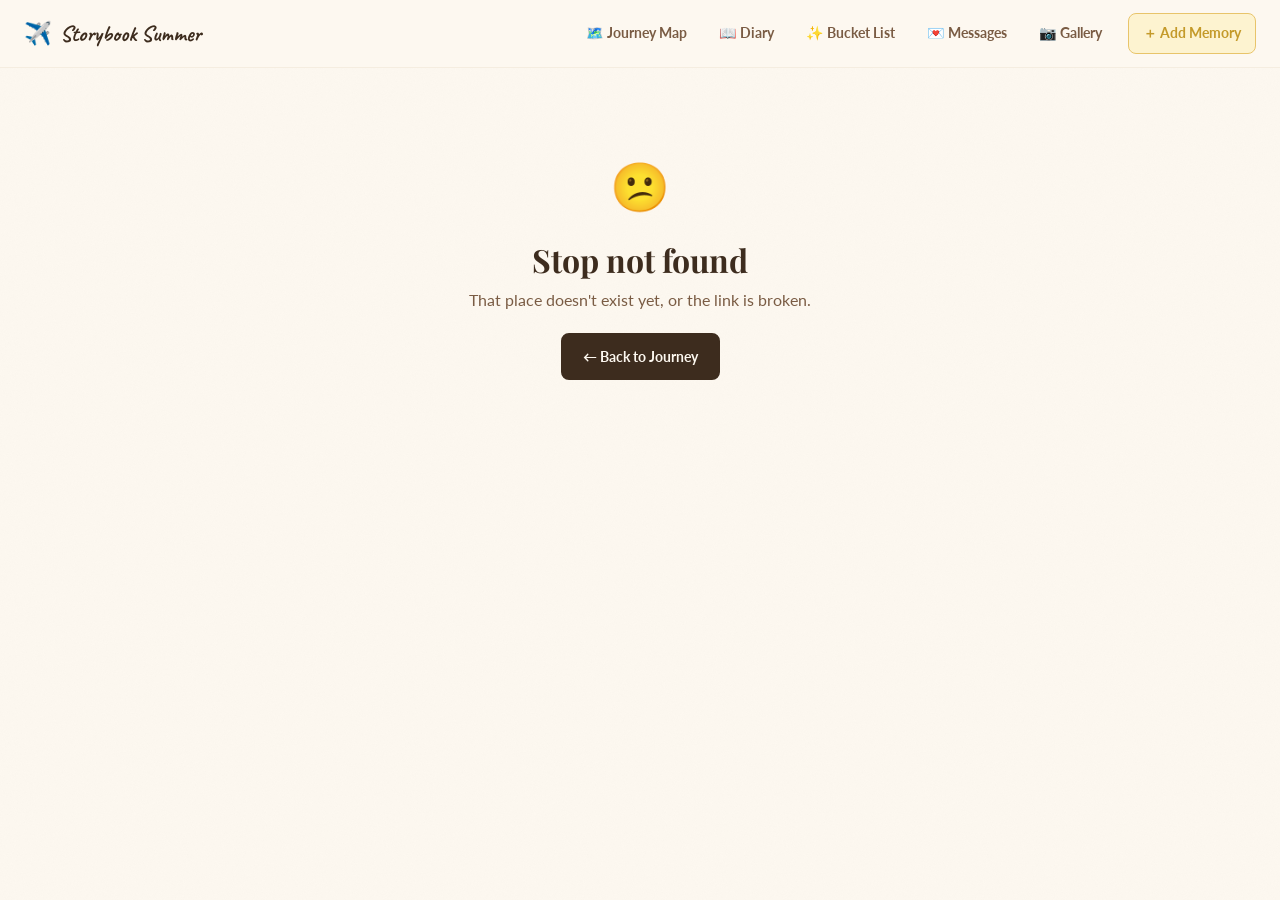
<file: place.html>
<!DOCTYPE html>
<html lang="en">
<head>
  <meta charset="UTF-8">
  <meta name="viewport" content="width=device-width, initial-scale=1.0">
  <title>Place · Storybook Summer</title>
  <link rel="stylesheet" href="css/styles.css">
  <style>
    .place-stats-bar {
      display: flex;
      gap: 20px;
      padding: 20px 24px;
      background: var(--white);
      border-bottom: 1.5px solid var(--cream-dark);
      flex-wrap: wrap;
    }

    .place-stat { text-align: center; }
    .place-stat-num { font-family: var(--font-display); font-size: 1.6rem; font-weight: 700; color: var(--ink); }
    .place-stat-lbl { font-size: 0.75rem; color: var(--ink-lighter); font-weight: 700; text-transform: uppercase; }

    .place-sections {
      max-width: 960px;
      margin: 0 auto;
      padding: 24px;
      display: flex;
      flex-direction: column;
      gap: 32px;
    }

    .section-title {
      font-family: var(--font-hand);
      font-size: 1.6rem;
      color: var(--ink);
      margin-bottom: 16px;
      display: flex;
      align-items: center;
      gap: 8px;
    }

    .diary-mini-card {
      background: var(--white);
      border-radius: var(--radius-md);
      border: 1.5px solid rgba(61,44,30,0.06);
      box-shadow: var(--shadow-card);
      padding: 16px 18px;
      margin-bottom: 12px;
      transition: var(--transition);
    }
    .diary-mini-card:hover { transform: translateX(4px); }
    .diary-mini-card h4 { font-family: var(--font-display); font-size: 1rem; color: var(--ink); margin-bottom: 4px; }
    .diary-mini-card p  { font-size: 0.88rem; color: var(--ink-light); line-height: 1.6; }

    .gallery-mini-grid {
      display: grid;
      grid-template-columns: repeat(auto-fill, minmax(140px, 1fr));
      gap: 12px;
    }

    .gallery-mini-thumb {
      aspect-ratio: 1;
      border-radius: var(--radius-sm);
      overflow: hidden;
      background: var(--cream-dark);
      cursor: pointer;
      transition: var(--transition);
      box-shadow: var(--shadow-card);
    }
    .gallery-mini-thumb:hover { transform: scale(1.04); box-shadow: var(--shadow-lift); }
    .gallery-mini-thumb img,
    .gallery-mini-thumb video { width: 100%; height: 100%; object-fit: cover; }

    .action-bar {
      display: flex;
      gap: 10px;
      flex-wrap: wrap;
      padding: 16px 24px;
      border-top: 1.5px solid var(--cream-dark);
      background: var(--cream);
    }

    .notes-box {
      background: var(--gold-light);
      border-radius: var(--radius-md);
      padding: 20px;
      border: 1.5px solid var(--gold);
      font-style: italic;
      color: var(--ink-light);
      line-height: 1.7;
    }

    .not-found {
      text-align: center;
      padding: 80px 24px;
    }
  </style>
</head>
<body>
  <nav class="nav" id="main-nav"></nav>
  <div class="nav-mobile" id="mobile-nav"></div>

  <main class="page" id="place-page">
    <div class="not-found" id="not-found" style="display:none">
      <span style="font-size:3rem">😕</span>
      <h2 style="margin:16px 0 8px">Stop not found</h2>
      <p style="color:var(--ink-light);margin-bottom:20px">That place doesn't exist yet, or the link is broken.</p>
      <a href="journey.html" class="btn btn-primary">← Back to Journey</a>
    </div>
    <div id="place-content"></div>
  </main>

  <!-- Lightbox -->
  <div id="lightbox" class="lightbox-overlay">
    <div class="lightbox-content"></div>
  </div>

  <script src="js/storage.js"></script>
  <script src="js/data.js"></script>
  <script src="js/main.js"></script>
  <script>
    async function initPlace() {
      const params = new URLSearchParams(window.location.search);
      const id     = params.get('id');

      if (!id) { showNotFound(); return; }

      const [stop, stops, diary, bucket, gallery] = await Promise.all([
        Data.getStop(id),
        Data.getStops(),
        Data.getDiary(),
        Data.getBucket(),
        Data.getGallery(),
      ]);

      if (!stop) { showNotFound(); return; }

      const entries  = diary.filter(e => e.stopId === stop.id);
      const photos   = gallery.filter(g => g.stopId === stop.id);
      const quests   = bucket.filter(b => b.stopId === stop.id);
      const days     = Data.daysBetween(stop.arrivalDate, stop.departureDate);
      const completedIds = Storage.getCompletedIds();
      const doneQuests   = quests.filter(q => completedIds.includes(q.id) || q.completed);

      const statusCls = `status-${stop.status}`;
      const statusLbl = STATUS_LABELS[stop.status] || stop.status;

      document.title = `${stop.city} · Storybook Summer`;

      const content = document.getElementById('place-content');
      content.innerHTML = `
        <!-- Hero -->
        <div class="place-hero">
          ${stop.coverImage ? `<img class="place-hero-img" src="${stop.coverImage}" alt="${stop.city}" onerror="this.remove()">` : ''}
          <div class="place-hero-content">
            <div style="margin-bottom:8px">
              <span class="sticker ${statusCls}">${statusLbl}</span>
              <span class="sticker sticker-cream" style="margin-left:6px">${stop.country}</span>
            </div>
            <h1>${stop.icon || '📍'} ${stop.city}</h1>
            ${stop.quote ? `<p>"${stop.quote}"</p>` : ''}
            <div style="font-size:0.85rem;color:rgba(255,255,255,0.7);margin-top:8px">
              ${stop.arrivalDate ? Data.formatDateShort(stop.arrivalDate) : ''}
              ${stop.departureDate ? ' → ' + Data.formatDateShort(stop.departureDate) : ''}
            </div>
          </div>
        </div>

        <!-- Stats bar -->
        <div class="place-stats-bar">
          ${days ? `<div class="place-stat"><div class="place-stat-num">${days}</div><div class="place-stat-lbl">Days</div></div>` : ''}
          <div class="place-stat"><div class="place-stat-num">${entries.length}</div><div class="place-stat-lbl">Diary Entries</div></div>
          <div class="place-stat"><div class="place-stat-num">${photos.length}</div><div class="place-stat-lbl">Photos</div></div>
          <div class="place-stat"><div class="place-stat-num">${doneQuests.length}/${quests.length}</div><div class="place-stat-lbl">Quests Done</div></div>
        </div>

        <!-- Actions -->
        <div class="action-bar">
          <a href="diary.html?stopId=${stop.id}" class="btn btn-outline btn-sm">✏️ Add Diary Entry</a>
          <a href="admin.html#add-gallery"       class="btn btn-outline btn-sm">📷 Add Photo</a>
          <a href="admin.html#add-bucket"        class="btn btn-outline btn-sm">✨ Add Quest</a>
          <a href="journey.html"                 class="btn btn-ghost btn-sm">← All Stops</a>
        </div>

        <!-- Sections -->
        <div class="place-sections">

          ${stop.notes ? `
          <section>
            <div class="section-title">📝 Notes</div>
            <div class="notes-box">${stop.notes}</div>
          </section>` : ''}

          <!-- Diary entries -->
          <section>
            <div class="section-title">📖 Diary Entries</div>
            ${entries.length ? entries.map(e => `
              <div class="diary-mini-card">
                <div style="display:flex;justify-content:space-between;align-items:center;margin-bottom:6px;flex-wrap:wrap;gap:8px">
                  <h4>${e.title || 'Entry'}</h4>
                  <div style="display:flex;gap:6px">
                    ${e.mood ? `<span class="mood ${MOOD_CLASS[e.mood]||''}">${MOOD_ICONS[e.mood]||''} ${e.mood}</span>` : ''}
                    <span class="sticker sticker-cream">${Data.formatDateShort(e.date)}</span>
                  </div>
                </div>
                <p>${(e.body || '').slice(0, 200)}${(e.body||'').length > 200 ? '…' : ''}</p>
              </div>`).join('') :
              `<div style="color:var(--ink-lighter);font-style:italic;padding:8px 0">No diary entries for this place yet. <a href="diary.html?stopId=${stop.id}" style="color:var(--pink-dark)">Write one →</a></div>`
            }
          </section>

          <!-- Gallery -->
          <section>
            <div class="section-title">📷 Photos & Videos</div>
            ${photos.length ? `
              <div class="gallery-mini-grid">
                ${photos.map((m, i) => {
                  const vid = isVideo(m.src);
                  return `<div class="gallery-mini-thumb" onclick="openLightbox('${m.id}',${JSON.stringify(photos).replace(/'/g,"&#39;")})">
                    ${vid
                      ? `<video src="${m.src}" muted preload="metadata"></video>`
                      : `<img src="${m.src}" alt="${m.caption||''}" loading="lazy" onerror="this.src='${placeholderSVG(200,200,'📷')}'">` }
                  </div>`;
                }).join('')}
              </div>` :
              `<div style="color:var(--ink-lighter);font-style:italic">No photos yet. <a href="admin.html#add-gallery" style="color:var(--pink-dark)">Add some →</a></div>`
            }
          </section>

          <!-- Bucket list -->
          <section>
            <div class="section-title">✨ Quests for ${stop.city}</div>
            ${quests.length ? `
              <div style="display:flex;flex-direction:column;gap:10px">
                ${quests.map(q => {
                  const done = completedIds.includes(q.id) || q.completed;
                  return `<div class="bucket-item ${done?'completed':''}">
                    <div class="bucket-checkbox">${done ? '✓' : ''}</div>
                    <div>
                      <div class="bucket-title">${q.title}</div>
                      ${q.notes ? `<div class="bucket-meta">${q.notes}</div>` : ''}
                    </div>
                    ${done ? '<span class="bucket-stamp">✅</span>' : ''}
                  </div>`;
                }).join('')}
              </div>` :
              `<div style="color:var(--ink-lighter);font-style:italic">No quests for this place yet. <a href="admin.html#add-bucket" style="color:var(--pink-dark)">Add one →</a></div>`
            }
          </section>

        </div>
      `;
    }

    function showNotFound() {
      document.getElementById('not-found').style.display = 'block';
      document.getElementById('place-content').style.display = 'none';
    }

    // Simple lightbox for place page
    let placePhotos = [];
    function openLightbox(id, photos) {
      placePhotos = photos;
      const item = photos.find(p => p.id === id);
      if (!item) return;
      const lb = document.getElementById('lightbox');
      const isVid = isVideo(item.src);
      lb.querySelector('.lightbox-content').innerHTML = `
        <button class="lightbox-close" onclick="closeLightbox()">✕</button>
        ${isVid
          ? `<video src="${item.src}" controls autoplay playsinline style="max-width:90vw;max-height:80vh;border-radius:var(--radius-md)"></video>`
          : `<img src="${item.src}" alt="${item.caption||''}" style="max-width:90vw;max-height:80vh;border-radius:var(--radius-md);object-fit:contain">`
        }
        ${item.caption ? `<div class="lightbox-caption">${item.caption}</div>` : ''}
      `;
      lb.classList.add('open');
      document.body.style.overflow = 'hidden';
    }

    function closeLightbox() {
      const lb = document.getElementById('lightbox');
      lb.classList.remove('open');
      document.body.style.overflow = '';
      lb.querySelectorAll('video').forEach(v => v.pause());
    }

    document.getElementById('lightbox')?.addEventListener('click', e => {
      if (e.target === e.currentTarget) closeLightbox();
    });

    document.addEventListener('DOMContentLoaded', initPlace);
  </script>
</body>
</html>
</file>
<file: css/styles.css>
/* ============================================
   STORYBOOK SUMMER ABROAD — styles.css
   ============================================ */

/* --- Google Fonts --- */
@import url('https://fonts.googleapis.com/css2?family=Playfair+Display:ital,wght@0,400;0,700;1,400&family=Caveat:wght@400;600;700&family=Lato:wght@300;400;700&display=swap');

/* --- CSS Variables --- */
:root {
  --cream:        #fdf8f0;
  --cream-dark:   #f5ede0;
  --pink:         #f2b8c6;
  --pink-light:   #fce8ee;
  --pink-dark:    #e8879a;
  --lavender:     #c9b8e8;
  --lavender-light: #ede8f8;
  --lavender-dark:  #9b84d4;
  --sage:         #b5ceb5;
  --sage-light:   #e0eede;
  --sage-dark:    #7aaa7a;
  --gold:         #e8c46a;
  --gold-light:   #fdf3d0;
  --gold-dark:    #c49a2a;
  --ink:          #3d2c1e;
  --ink-light:    #7a5c44;
  --ink-lighter:  #b89478;
  --white:        #ffffff;
  --shadow-soft:  0 4px 20px rgba(61, 44, 30, 0.08);
  --shadow-card:  0 2px 12px rgba(61, 44, 30, 0.10);
  --shadow-lift:  0 8px 30px rgba(61, 44, 30, 0.14);
  --radius-sm:    8px;
  --radius-md:    16px;
  --radius-lg:    24px;
  --radius-xl:    32px;
  --font-display: 'Playfair Display', serif;
  --font-hand:    'Caveat', cursive;
  --font-body:    'Lato', sans-serif;
  --nav-height:   68px;
  --transition:   all 0.25s ease;
}

/* --- Reset & Base --- */
*, *::before, *::after { box-sizing: border-box; margin: 0; padding: 0; }

html { scroll-behavior: smooth; }

body {
  font-family: var(--font-body);
  background-color: var(--cream);
  color: var(--ink);
  min-height: 100vh;
  overflow-x: hidden;
  line-height: 1.6;
}

/* Paper texture overlay */
body::before {
  content: '';
  position: fixed;
  inset: 0;
  background-image:
    url("data:image/svg+xml,%3Csvg xmlns='http://www.w3.org/2000/svg' width='400' height='400'%3E%3Cfilter id='noise'%3E%3CfeTurbulence type='fractalNoise' baseFrequency='0.9' numOctaves='4' stitchTiles='stitch'/%3E%3CfeColorMatrix type='saturate' values='0'/%3E%3C/filter%3E%3Crect width='400' height='400' filter='url(%23noise)' opacity='0.03'/%3E%3C/svg%3E");
  pointer-events: none;
  z-index: 0;
}

/* --- Typography --- */
h1, h2, h3 { font-family: var(--font-display); line-height: 1.2; }
h1 { font-size: clamp(1.8rem, 4vw, 2.8rem); }
h2 { font-size: clamp(1.4rem, 3vw, 2rem); }
h3 { font-size: clamp(1.1rem, 2vw, 1.4rem); }

.hand { font-family: var(--font-hand); }
.body-text { font-family: var(--font-body); font-size: 0.95rem; color: var(--ink-light); }

a { color: inherit; text-decoration: none; }
img { max-width: 100%; display: block; }

/* --- Navigation --- */
.nav {
  position: fixed;
  top: 0; left: 0; right: 0;
  height: var(--nav-height);
  background: rgba(253, 248, 240, 0.96);
  backdrop-filter: blur(12px);
  -webkit-backdrop-filter: blur(12px);
  border-bottom: 1.5px solid var(--cream-dark);
  z-index: 1000;
  display: flex;
  align-items: center;
  padding: 0 24px;
  gap: 0;
}

.nav-logo {
  font-family: var(--font-hand);
  font-size: 1.4rem;
  color: var(--ink);
  font-weight: 700;
  white-space: nowrap;
  display: flex;
  align-items: center;
  gap: 8px;
  margin-right: auto;
}

.nav-logo span { font-size: 1.4rem; }

.nav-links {
  display: flex;
  align-items: center;
  gap: 4px;
  list-style: none;
}

.nav-links a {
  display: flex;
  align-items: center;
  gap: 6px;
  padding: 8px 14px;
  border-radius: var(--radius-sm);
  font-size: 0.88rem;
  font-weight: 700;
  color: var(--ink-light);
  transition: var(--transition);
  white-space: nowrap;
}

.nav-links a:hover,
.nav-links a.active {
  background: var(--cream-dark);
  color: var(--ink);
}

.nav-links a.nav-admin {
  background: var(--gold-light);
  color: var(--gold-dark);
  border: 1.5px solid var(--gold);
  margin-left: 8px;
}

.nav-links a.nav-admin:hover {
  background: var(--gold);
  color: var(--ink);
}

.nav-hamburger {
  display: none;
  flex-direction: column;
  gap: 5px;
  background: none;
  border: none;
  cursor: pointer;
  padding: 8px;
  margin-left: 8px;
}

.nav-hamburger span {
  display: block;
  width: 22px;
  height: 2px;
  background: var(--ink);
  border-radius: 2px;
  transition: var(--transition);
}

.nav-mobile {
  display: none;
  position: fixed;
  top: var(--nav-height);
  left: 0; right: 0;
  background: var(--cream);
  border-bottom: 1.5px solid var(--cream-dark);
  padding: 16px;
  z-index: 999;
  flex-direction: column;
  gap: 4px;
  box-shadow: var(--shadow-soft);
}

.nav-mobile.open { display: flex; }

.nav-mobile a {
  display: flex;
  align-items: center;
  gap: 10px;
  padding: 12px 16px;
  border-radius: var(--radius-sm);
  font-weight: 700;
  color: var(--ink-light);
  font-size: 1rem;
  transition: var(--transition);
}

.nav-mobile a:hover, .nav-mobile a.active {
  background: var(--cream-dark);
  color: var(--ink);
}

.nav-mobile a.nav-admin {
  background: var(--gold-light);
  color: var(--gold-dark);
  border: 1.5px solid var(--gold);
}

/* --- Page wrapper --- */
.page {
  padding-top: var(--nav-height);
  min-height: 100vh;
  position: relative;
  z-index: 1;
}

.container {
  max-width: 1200px;
  margin: 0 auto;
  padding: 0 24px;
}

/* --- Page Header --- */
.page-header {
  text-align: center;
  padding: 48px 24px 32px;
}

.page-header h1 {
  color: var(--ink);
  margin-bottom: 8px;
}

.page-header p {
  color: var(--ink-light);
  font-size: 1.05rem;
  max-width: 500px;
  margin: 0 auto;
}

/* --- Cards --- */
.card {
  background: var(--white);
  border-radius: var(--radius-md);
  box-shadow: var(--shadow-card);
  overflow: hidden;
  transition: var(--transition);
  border: 1.5px solid rgba(61, 44, 30, 0.06);
}

.card:hover {
  transform: translateY(-3px);
  box-shadow: var(--shadow-lift);
}

.card-body { padding: 20px; }
.card-footer { padding: 12px 20px; border-top: 1px solid var(--cream-dark); }

/* --- Buttons --- */
.btn {
  display: inline-flex;
  align-items: center;
  gap: 8px;
  padding: 10px 20px;
  border-radius: var(--radius-sm);
  font-family: var(--font-body);
  font-weight: 700;
  font-size: 0.9rem;
  cursor: pointer;
  border: 2px solid transparent;
  transition: var(--transition);
  white-space: nowrap;
}

.btn-primary {
  background: var(--ink);
  color: var(--cream);
  border-color: var(--ink);
}
.btn-primary:hover { background: var(--ink-light); border-color: var(--ink-light); transform: translateY(-1px); }

.btn-gold {
  background: var(--gold);
  color: var(--ink);
  border-color: var(--gold);
}
.btn-gold:hover { background: var(--gold-dark); border-color: var(--gold-dark); transform: translateY(-1px); }

.btn-pink {
  background: var(--pink);
  color: var(--ink);
  border-color: var(--pink);
}
.btn-pink:hover { background: var(--pink-dark); border-color: var(--pink-dark); transform: translateY(-1px); color: var(--white); }

.btn-outline {
  background: transparent;
  color: var(--ink);
  border-color: var(--cream-dark);
}
.btn-outline:hover { background: var(--cream-dark); transform: translateY(-1px); }

.btn-ghost {
  background: transparent;
  color: var(--ink-light);
  border-color: transparent;
  padding: 8px 12px;
}
.btn-ghost:hover { background: var(--cream-dark); color: var(--ink); }

.btn-sm { padding: 6px 14px; font-size: 0.82rem; }
.btn-lg { padding: 14px 28px; font-size: 1rem; }

/* --- Sticker Labels --- */
.sticker {
  display: inline-flex;
  align-items: center;
  gap: 5px;
  padding: 4px 12px;
  border-radius: 100px;
  font-size: 0.78rem;
  font-weight: 700;
  letter-spacing: 0.04em;
  text-transform: uppercase;
}

.sticker-pink    { background: var(--pink-light);     color: var(--pink-dark);     }
.sticker-lavender{ background: var(--lavender-light); color: var(--lavender-dark); }
.sticker-sage    { background: var(--sage-light);     color: var(--sage-dark);     }
.sticker-gold    { background: var(--gold-light);     color: var(--gold-dark);     }
.sticker-ink     { background: var(--ink);            color: var(--cream);         }
.sticker-cream   { background: var(--cream-dark);     color: var(--ink-light);     }

/* --- Tape decorations --- */
.tape {
  display: inline-block;
  background: rgba(201, 184, 232, 0.45);
  height: 22px;
  width: 60px;
  border-radius: 3px;
  transform: rotate(-2deg);
}

.tape-gold { background: rgba(232, 196, 106, 0.45); }
.tape-pink { background: rgba(242, 184, 198, 0.45); }

/* --- Empty State --- */
.empty-state {
  text-align: center;
  padding: 64px 24px;
  color: var(--ink-light);
}

.empty-state .empty-icon {
  font-size: 4rem;
  margin-bottom: 16px;
  display: block;
  opacity: 0.5;
}

.empty-state h3 {
  font-family: var(--font-hand);
  font-size: 1.6rem;
  color: var(--ink-light);
  margin-bottom: 8px;
}

.empty-state p {
  font-size: 0.95rem;
  max-width: 360px;
  margin: 0 auto 24px;
  line-height: 1.6;
}

/* --- Modal --- */
.modal-overlay {
  position: fixed;
  inset: 0;
  background: rgba(61, 44, 30, 0.45);
  backdrop-filter: blur(4px);
  z-index: 2000;
  display: flex;
  align-items: center;
  justify-content: center;
  padding: 20px;
  opacity: 0;
  pointer-events: none;
  transition: opacity 0.3s ease;
}

.modal-overlay.open {
  opacity: 1;
  pointer-events: all;
}

.modal {
  background: var(--cream);
  border-radius: var(--radius-lg);
  box-shadow: 0 20px 60px rgba(61, 44, 30, 0.25);
  max-width: 600px;
  width: 100%;
  max-height: 90vh;
  overflow-y: auto;
  transform: scale(0.92) translateY(12px);
  transition: transform 0.3s ease;
  position: relative;
}

.modal-overlay.open .modal {
  transform: scale(1) translateY(0);
}

.modal-header {
  padding: 24px 24px 0;
  display: flex;
  align-items: flex-start;
  justify-content: space-between;
  gap: 16px;
}

.modal-header h2 {
  font-size: 1.4rem;
  font-family: var(--font-display);
}

.modal-close {
  background: var(--cream-dark);
  border: none;
  width: 32px;
  height: 32px;
  border-radius: 50%;
  cursor: pointer;
  font-size: 1.1rem;
  display: flex;
  align-items: center;
  justify-content: center;
  flex-shrink: 0;
  transition: var(--transition);
  color: var(--ink);
}

.modal-close:hover { background: var(--pink-light); }

.modal-body { padding: 20px 24px 24px; }

/* --- Forms --- */
.form-group { margin-bottom: 18px; }

.form-label {
  display: block;
  font-size: 0.85rem;
  font-weight: 700;
  color: var(--ink-light);
  margin-bottom: 6px;
  text-transform: uppercase;
  letter-spacing: 0.05em;
}

.form-input,
.form-select,
.form-textarea {
  width: 100%;
  padding: 10px 14px;
  border: 1.5px solid var(--cream-dark);
  border-radius: var(--radius-sm);
  font-family: var(--font-body);
  font-size: 0.95rem;
  color: var(--ink);
  background: var(--white);
  transition: var(--transition);
  outline: none;
}

.form-input:focus,
.form-select:focus,
.form-textarea:focus {
  border-color: var(--lavender);
  box-shadow: 0 0 0 3px rgba(201, 184, 232, 0.2);
}

.form-textarea { min-height: 120px; resize: vertical; line-height: 1.6; }

.form-row { display: grid; grid-template-columns: 1fr 1fr; gap: 16px; }
@media (max-width: 500px) { .form-row { grid-template-columns: 1fr; } }

.form-hint { font-size: 0.78rem; color: var(--ink-lighter); margin-top: 4px; }

/* --- Mood badges --- */
.mood { display: inline-flex; align-items: center; gap: 4px; padding: 3px 10px; border-radius: 100px; font-size: 0.8rem; font-weight: 700; }
.mood-joyful      { background: #fff3cd; color: #856404; }
.mood-homesick    { background: #cfe2ff; color: #084298; }
.mood-reflective  { background: var(--lavender-light); color: var(--lavender-dark); }
.mood-chaotic     { background: #f8d7da; color: #842029; }
.mood-peaceful    { background: var(--sage-light); color: var(--sage-dark); }
.mood-curious     { background: #fff3cd; color: #664d03; }
.mood-overwhelmed { background: #f8d7da; color: #58151c; }

/* --- Status badges --- */
.status-completed { background: var(--gold-light); color: var(--gold-dark); }
.status-current   { background: var(--pink-light); color: var(--pink-dark); }
.status-upcoming  { background: var(--cream-dark); color: var(--ink-light); }

/* --- Grid layouts --- */
.grid-2 { display: grid; grid-template-columns: repeat(2, 1fr); gap: 20px; }
.grid-3 { display: grid; grid-template-columns: repeat(3, 1fr); gap: 20px; }
.grid-4 { display: grid; grid-template-columns: repeat(4, 1fr); gap: 16px; }

@media (max-width: 900px) { .grid-3 { grid-template-columns: repeat(2, 1fr); } }
@media (max-width: 900px) { .grid-4 { grid-template-columns: repeat(2, 1fr); } }
@media (max-width: 600px) { .grid-2, .grid-3, .grid-4 { grid-template-columns: 1fr; } }

/* --- Scrollbar --- */
::-webkit-scrollbar { width: 8px; }
::-webkit-scrollbar-track { background: var(--cream-dark); }
::-webkit-scrollbar-thumb { background: var(--ink-lighter); border-radius: 4px; }

/* --- Utility --- */
.sr-only { position: absolute; width: 1px; height: 1px; overflow: hidden; clip: rect(0,0,0,0); }
.text-center { text-align: center; }
.mt-8  { margin-top: 8px; }
.mt-16 { margin-top: 16px; }
.mt-24 { margin-top: 24px; }
.mt-32 { margin-top: 32px; }
.mb-8  { margin-bottom: 8px; }
.mb-16 { margin-bottom: 16px; }
.mb-24 { margin-bottom: 24px; }
.flex  { display: flex; }
.flex-center { display: flex; align-items: center; justify-content: center; }
.flex-between { display: flex; align-items: center; justify-content: space-between; }
.gap-8  { gap: 8px; }
.gap-16 { gap: 16px; }
.gap-24 { gap: 24px; }
.w-full { width: 100%; }

/* --- Animations --- */
@keyframes pulse-glow {
  0%, 100% { box-shadow: 0 0 8px 2px rgba(232, 196, 106, 0.4); }
  50%       { box-shadow: 0 0 18px 6px rgba(232, 196, 106, 0.7); }
}

@keyframes pulse-pink {
  0%, 100% { box-shadow: 0 0 8px 2px rgba(242, 184, 198, 0.5); }
  50%       { box-shadow: 0 0 20px 8px rgba(242, 184, 198, 0.8); }
}

@keyframes float {
  0%, 100% { transform: translateY(0); }
  50%       { transform: translateY(-6px); }
}

@keyframes stamp {
  0%   { transform: scale(2) rotate(-15deg); opacity: 0; }
  60%  { transform: scale(0.9) rotate(2deg); opacity: 1; }
  100% { transform: scale(1) rotate(0deg); opacity: 1; }
}

@keyframes envelope-open {
  0%   { transform: scaleY(0); opacity: 0; transform-origin: top; }
  100% { transform: scaleY(1); opacity: 1; }
}

@keyframes sparkle {
  0%, 100% { opacity: 0; transform: scale(0) rotate(0deg); }
  50%       { opacity: 1; transform: scale(1) rotate(180deg); }
}

@keyframes fade-up {
  from { opacity: 0; transform: translateY(16px); }
  to   { opacity: 1; transform: translateY(0); }
}

@keyframes dash {
  to { stroke-dashoffset: 0; }
}

.animate-fade-up { animation: fade-up 0.5s ease forwards; }
.animate-float   { animation: float 3s ease-in-out infinite; }

/* --- Map page specific --- */
.map-section {
  position: relative;
  width: 100%;
  background: linear-gradient(135deg, #dce8f5 0%, #e8f0e8 40%, #f0e8d8 100%);
  border-radius: var(--radius-lg);
  overflow: hidden;
  border: 2px solid rgba(255,255,255,0.8);
  box-shadow: var(--shadow-lift);
}

.map-section svg { display: block; }

.map-pin {
  cursor: pointer;
  transition: all 0.2s;
}

.map-pin:hover .pin-circle { transform: scale(1.2); }

.pin-circle {
  transition: all 0.2s;
}

.pin-completed .pin-circle { animation: pulse-glow 2.5s ease-in-out infinite; }
.pin-current   .pin-circle { animation: pulse-pink 1.8s ease-in-out infinite; }

/* --- Stat cards --- */
.stat-card {
  background: var(--white);
  border-radius: var(--radius-md);
  padding: 20px;
  box-shadow: var(--shadow-card);
  border: 1.5px solid rgba(61, 44, 30, 0.06);
  text-align: center;
  transition: var(--transition);
}

.stat-card:hover { transform: translateY(-2px); box-shadow: var(--shadow-lift); }

.stat-icon { font-size: 1.8rem; margin-bottom: 8px; }
.stat-number { font-family: var(--font-display); font-size: 2rem; font-weight: 700; color: var(--ink); }
.stat-label { font-size: 0.8rem; color: var(--ink-lighter); font-weight: 700; text-transform: uppercase; letter-spacing: 0.05em; margin-top: 4px; }

/* --- Polaroid --- */
.polaroid {
  background: var(--white);
  padding: 12px 12px 32px;
  box-shadow: var(--shadow-card);
  transform: rotate(var(--rot, -1deg));
  transition: var(--transition);
  border-radius: 2px;
}
.polaroid:hover { transform: rotate(0deg) scale(1.03); box-shadow: var(--shadow-lift); }
.polaroid-img {
  width: 100%;
  aspect-ratio: 1;
  background: var(--cream-dark);
  overflow: hidden;
  position: relative;
}
.polaroid-img img { width: 100%; height: 100%; object-fit: cover; }
.polaroid-caption { font-family: var(--font-hand); font-size: 1rem; color: var(--ink-light); margin-top: 8px; text-align: center; padding: 0 4px; }

/* --- Timeline --- */
.timeline { position: relative; padding-left: 32px; }
.timeline::before {
  content: '';
  position: absolute;
  left: 10px; top: 0; bottom: 0;
  width: 2px;
  background: linear-gradient(to bottom, var(--pink), var(--lavender), var(--sage), var(--gold));
  border-radius: 2px;
}

.timeline-item { position: relative; margin-bottom: 32px; }
.timeline-dot {
  position: absolute;
  left: -26px;
  top: 20px;
  width: 14px;
  height: 14px;
  border-radius: 50%;
  background: var(--gold);
  border: 3px solid var(--cream);
  box-shadow: 0 0 0 2px var(--gold);
}

/* --- Progress bar --- */
.progress-bar {
  height: 10px;
  background: var(--cream-dark);
  border-radius: 10px;
  overflow: hidden;
}

.progress-fill {
  height: 100%;
  border-radius: 10px;
  background: linear-gradient(90deg, var(--pink), var(--lavender));
  transition: width 0.8s ease;
}

/* --- Envelope cards --- */
.envelope-card {
  background: var(--white);
  border-radius: var(--radius-md);
  box-shadow: var(--shadow-card);
  overflow: hidden;
  cursor: pointer;
  transition: var(--transition);
  border: 1.5px solid rgba(61, 44, 30, 0.06);
}

.envelope-card:hover { transform: translateY(-4px) rotate(0.5deg); box-shadow: var(--shadow-lift); }

.envelope-flap {
  background: linear-gradient(135deg, var(--pink-light), var(--lavender-light));
  padding: 24px;
  text-align: center;
  position: relative;
  overflow: hidden;
}

.envelope-flap::after {
  content: '';
  position: absolute;
  bottom: -20px; left: 50%;
  transform: translateX(-50%);
  border: 30px solid transparent;
  border-top-color: rgba(242,184,198,0.3);
}

.envelope-icon { font-size: 2.4rem; display: block; margin-bottom: 4px; }
.envelope-body { padding: 16px 20px; }
.envelope-sender { font-family: var(--font-hand); font-size: 1.2rem; color: var(--ink); }
.envelope-category { font-size: 0.8rem; color: var(--ink-lighter); font-weight: 700; }

.envelope-locked .envelope-flap { filter: grayscale(0.4); }
.envelope-locked .envelope-icon::after { content: ' 🔒'; }

/* --- Lightbox --- */
.lightbox-overlay {
  position: fixed;
  inset: 0;
  background: rgba(20, 12, 6, 0.92);
  z-index: 3000;
  display: flex;
  align-items: center;
  justify-content: center;
  padding: 20px;
  opacity: 0;
  pointer-events: none;
  transition: opacity 0.3s;
}

.lightbox-overlay.open { opacity: 1; pointer-events: all; }

.lightbox-content {
  max-width: 90vw;
  max-height: 85vh;
  position: relative;
}

.lightbox-content img,
.lightbox-content video {
  max-width: 100%;
  max-height: 80vh;
  border-radius: var(--radius-md);
  object-fit: contain;
}

.lightbox-close {
  position: absolute;
  top: -40px; right: 0;
  background: none;
  border: none;
  color: white;
  font-size: 1.6rem;
  cursor: pointer;
  opacity: 0.8;
}
.lightbox-close:hover { opacity: 1; }

.lightbox-caption {
  text-align: center;
  color: rgba(255,255,255,0.7);
  font-family: var(--font-hand);
  font-size: 1.1rem;
  margin-top: 12px;
}

/* --- Filters bar --- */
.filters-bar {
  display: flex;
  align-items: center;
  gap: 10px;
  flex-wrap: wrap;
  padding: 16px 24px;
  background: var(--white);
  border-bottom: 1.5px solid var(--cream-dark);
  position: sticky;
  top: var(--nav-height);
  z-index: 100;
}

.filter-chip {
  padding: 6px 14px;
  border-radius: 100px;
  border: 1.5px solid var(--cream-dark);
  background: var(--cream);
  font-size: 0.82rem;
  font-weight: 700;
  cursor: pointer;
  transition: var(--transition);
  color: var(--ink-light);
}

.filter-chip:hover,
.filter-chip.active {
  background: var(--ink);
  color: var(--cream);
  border-color: var(--ink);
}

.search-input {
  padding: 8px 14px;
  border: 1.5px solid var(--cream-dark);
  border-radius: 100px;
  font-family: var(--font-body);
  font-size: 0.88rem;
  color: var(--ink);
  background: var(--cream);
  outline: none;
  transition: var(--transition);
  min-width: 180px;
}

.search-input:focus {
  border-color: var(--lavender);
  background: var(--white);
}

/* --- Place hero --- */
.place-hero {
  position: relative;
  height: 320px;
  background: linear-gradient(135deg, var(--lavender-light), var(--pink-light));
  overflow: hidden;
  display: flex;
  align-items: flex-end;
}

.place-hero-img {
  position: absolute;
  inset: 0;
  width: 100%;
  height: 100%;
  object-fit: cover;
  opacity: 0.4;
}

.place-hero-content {
  position: relative;
  z-index: 1;
  padding: 32px;
  width: 100%;
  background: linear-gradient(to top, rgba(61,44,30,0.7) 0%, transparent 100%);
}

.place-hero-content h1 { color: var(--white); text-shadow: 0 2px 8px rgba(0,0,0,0.3); }
.place-hero-content p  { color: rgba(255,255,255,0.85); font-style: italic; margin-top: 6px; }

/* --- Bucket items --- */
.bucket-item {
  display: flex;
  align-items: flex-start;
  gap: 14px;
  padding: 16px 20px;
  background: var(--white);
  border-radius: var(--radius-md);
  box-shadow: var(--shadow-card);
  border: 1.5px solid rgba(61,44,30,0.06);
  transition: var(--transition);
  cursor: pointer;
  position: relative;
  overflow: hidden;
}

.bucket-item:hover { transform: translateX(4px); box-shadow: var(--shadow-lift); }

.bucket-item.completed { background: var(--gold-light); }
.bucket-item.completed .bucket-title { text-decoration: line-through; opacity: 0.7; }

.bucket-checkbox {
  width: 22px;
  height: 22px;
  border-radius: 6px;
  border: 2px solid var(--cream-dark);
  flex-shrink: 0;
  display: flex;
  align-items: center;
  justify-content: center;
  font-size: 0.85rem;
  transition: var(--transition);
  margin-top: 1px;
}

.bucket-item.completed .bucket-checkbox {
  background: var(--gold-dark);
  border-color: var(--gold-dark);
  color: var(--white);
}

.bucket-stamp {
  position: absolute;
  top: 8px; right: 12px;
  font-size: 1.4rem;
  animation: stamp 0.4s cubic-bezier(0.34, 1.56, 0.64, 1) forwards;
}

.bucket-title { font-weight: 700; color: var(--ink); font-size: 0.95rem; }
.bucket-meta { font-size: 0.8rem; color: var(--ink-lighter); margin-top: 3px; }

/* --- Diary card --- */
.diary-card {
  background: var(--white);
  border-radius: var(--radius-md);
  box-shadow: var(--shadow-card);
  border: 1.5px solid rgba(61,44,30,0.06);
  overflow: hidden;
  transition: var(--transition);
}

.diary-card:hover { transform: translateY(-3px); box-shadow: var(--shadow-lift); }

.diary-card-header {
  padding: 18px 20px 10px;
  border-bottom: 1px solid var(--cream-dark);
  display: flex;
  justify-content: space-between;
  align-items: flex-start;
  gap: 12px;
}

.diary-card-title { font-family: var(--font-display); font-size: 1.1rem; color: var(--ink); }
.diary-card-date  { font-size: 0.8rem; color: var(--ink-lighter); white-space: nowrap; }
.diary-card-body  { padding: 14px 20px; }
.diary-card-preview { font-size: 0.9rem; color: var(--ink-light); line-height: 1.7; }
.diary-card-footer { padding: 10px 20px 14px; display: flex; gap: 8px; flex-wrap: wrap; }

/* --- Admin sections --- */
.admin-section {
  background: var(--white);
  border-radius: var(--radius-lg);
  padding: 28px;
  box-shadow: var(--shadow-card);
  margin-bottom: 24px;
  border: 1.5px solid rgba(61,44,30,0.06);
}

.admin-section h2 {
  font-size: 1.3rem;
  margin-bottom: 20px;
  display: flex;
  align-items: center;
  gap: 10px;
  padding-bottom: 14px;
  border-bottom: 1.5px solid var(--cream-dark);
}

/* --- Toast notifications --- */
.toast {
  position: fixed;
  bottom: 24px;
  right: 24px;
  background: var(--ink);
  color: var(--cream);
  padding: 12px 20px;
  border-radius: var(--radius-sm);
  font-size: 0.9rem;
  font-weight: 700;
  z-index: 9999;
  transform: translateY(100px);
  opacity: 0;
  transition: all 0.3s ease;
  max-width: 300px;
  box-shadow: var(--shadow-lift);
}

.toast.show { transform: translateY(0); opacity: 1; }
.toast.success { background: var(--sage-dark); }
.toast.error   { background: #c0392b; }

/* --- Sparkles --- */
.sparkle {
  position: absolute;
  pointer-events: none;
  font-size: 1rem;
  animation: sparkle 1.2s ease-in-out forwards;
}

/* --- Responsive --- */
@media (max-width: 768px) {
  .nav-links { display: none; }
  .nav-hamburger { display: flex; }
  .filters-bar { top: var(--nav-height); }
  .place-hero { height: 220px; }
  .place-hero-content { padding: 20px; }
  .admin-section { padding: 20px; }
}

@media (max-width: 480px) {
  .container { padding: 0 16px; }
  .stat-number { font-size: 1.6rem; }
  .modal { border-radius: var(--radius-md); }
}
</file>
